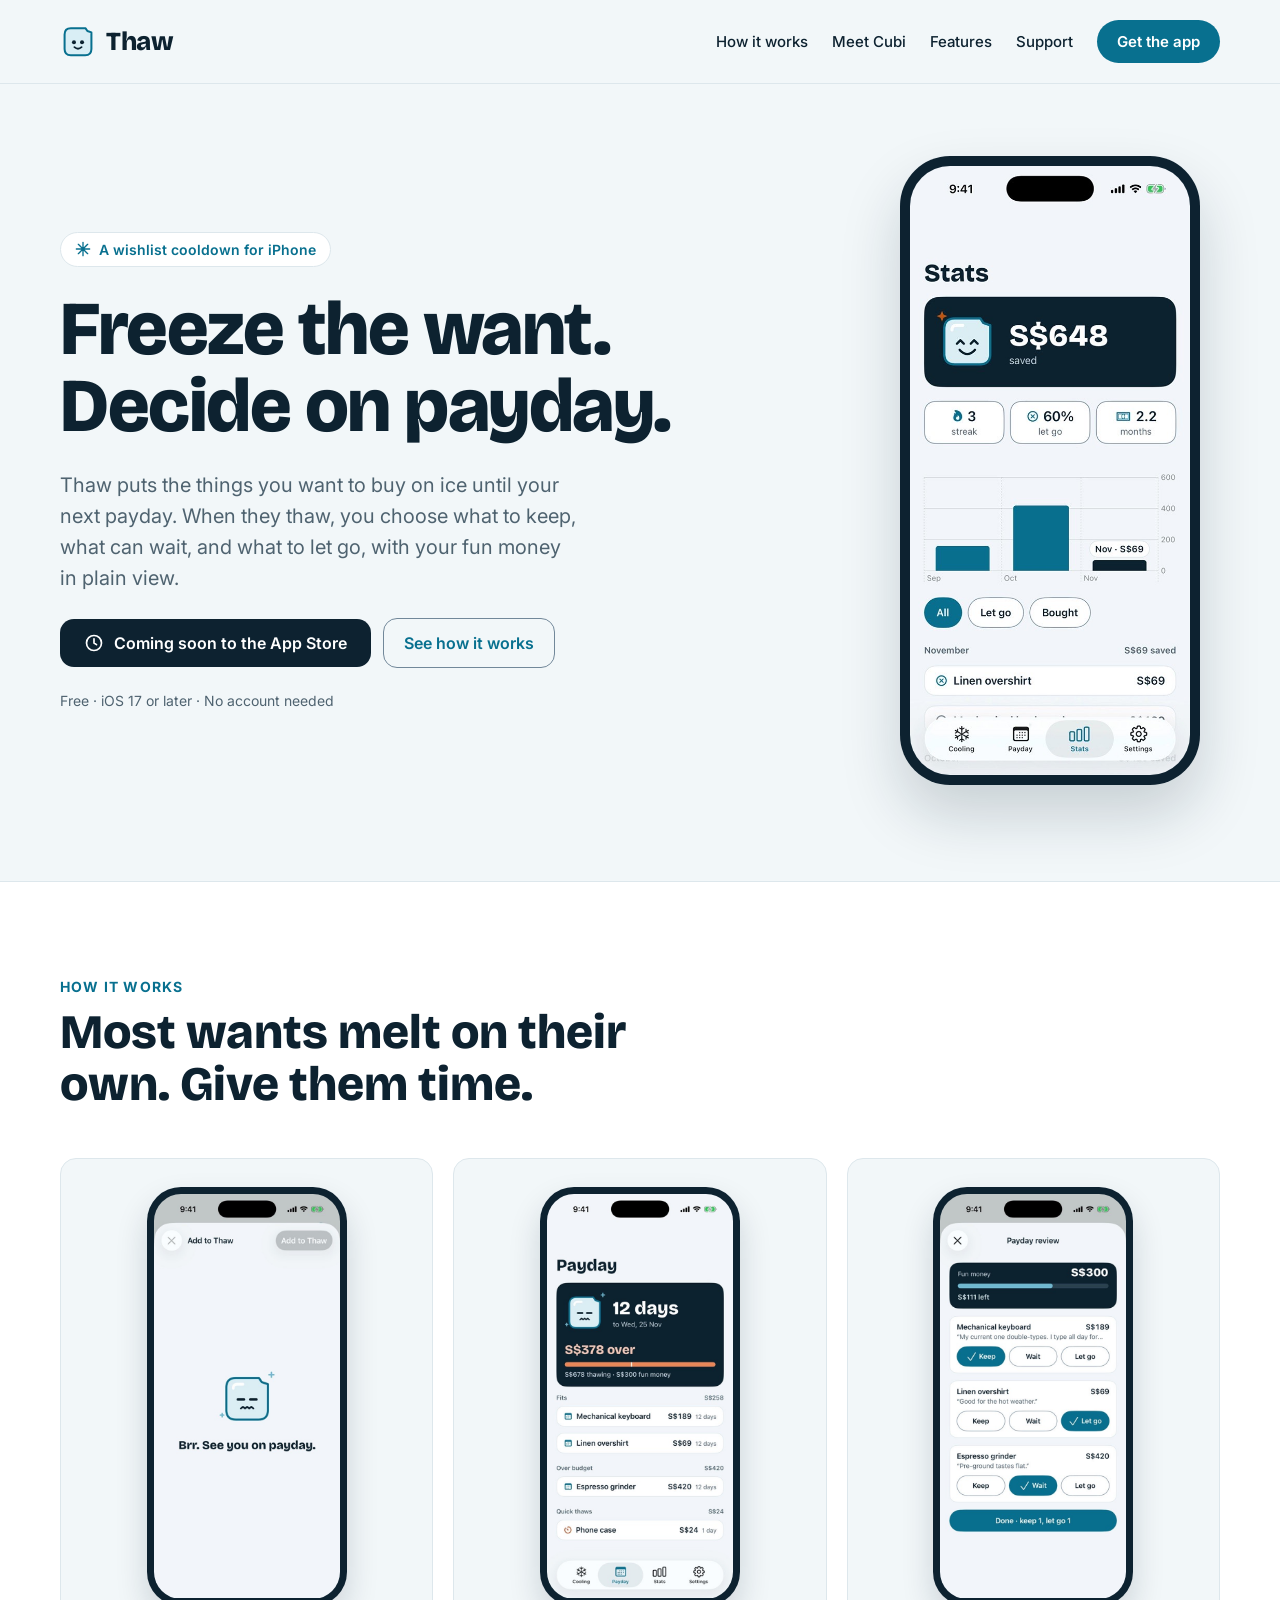
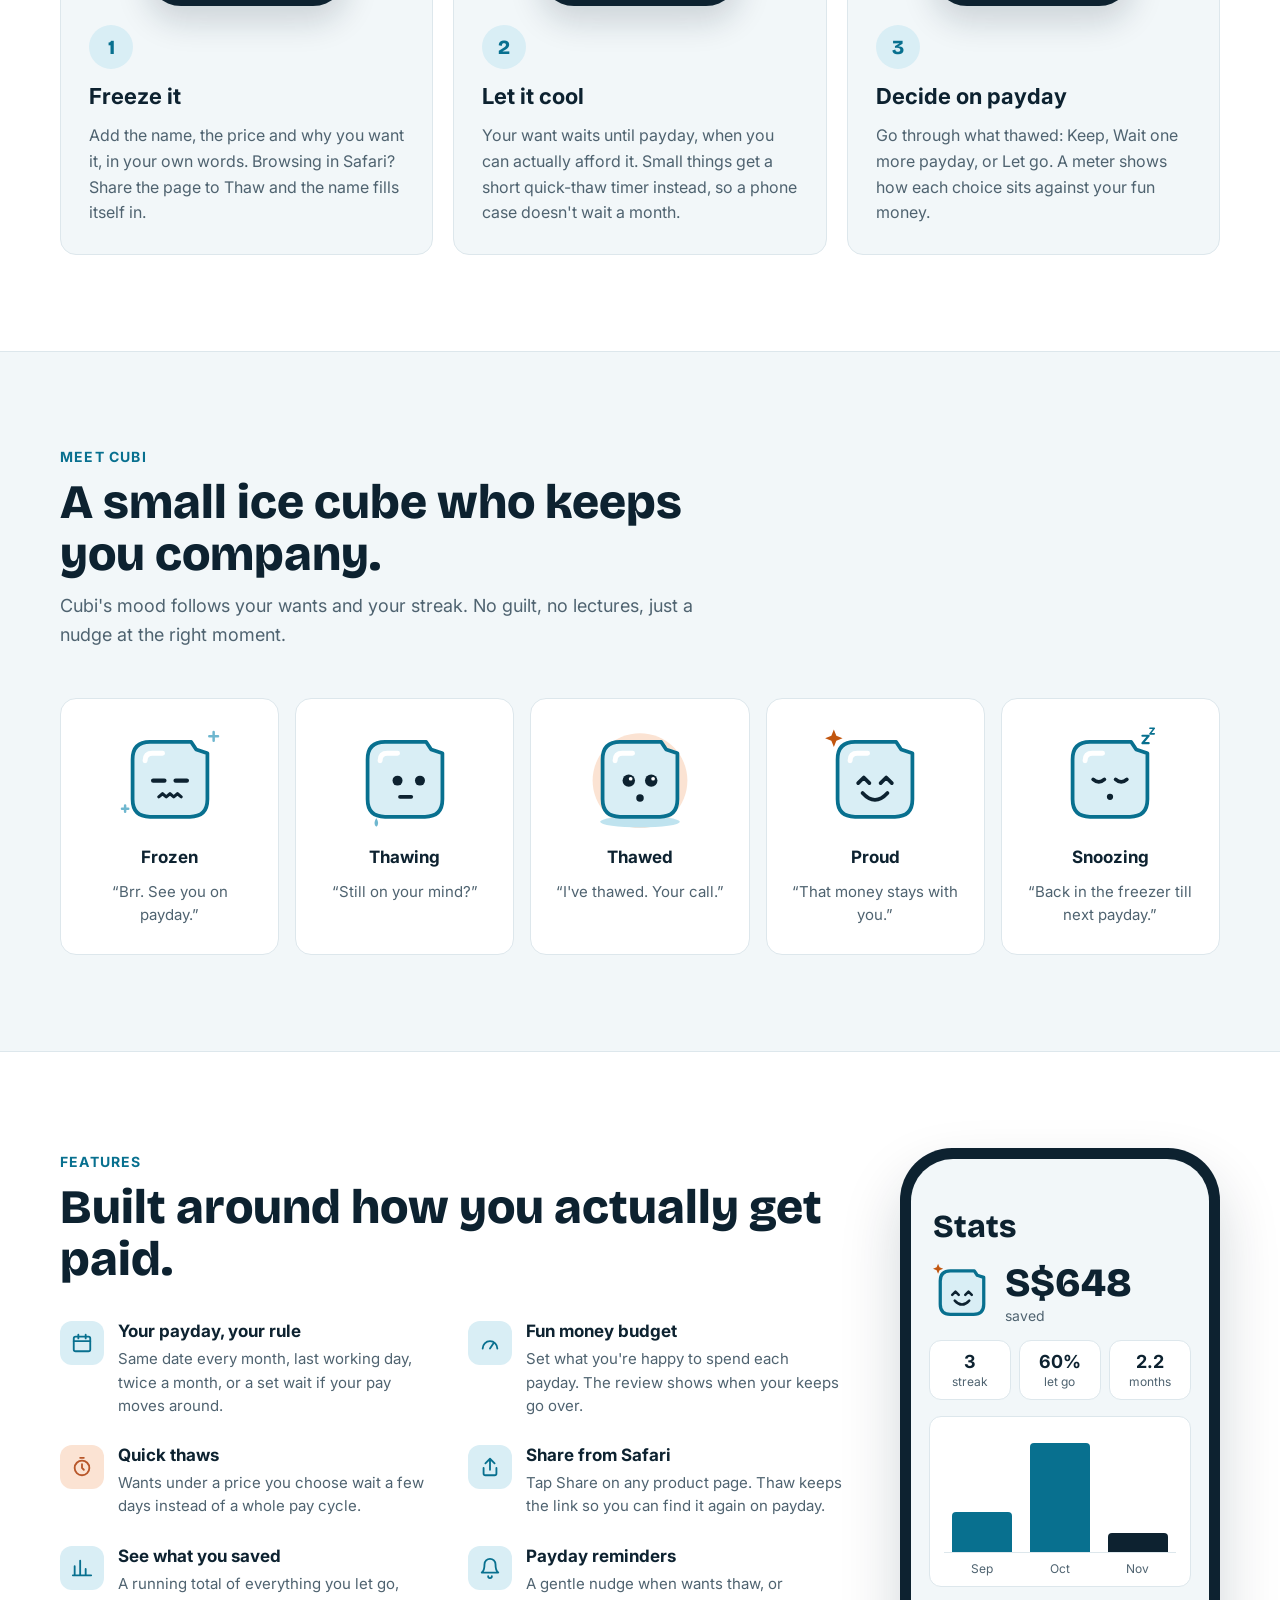
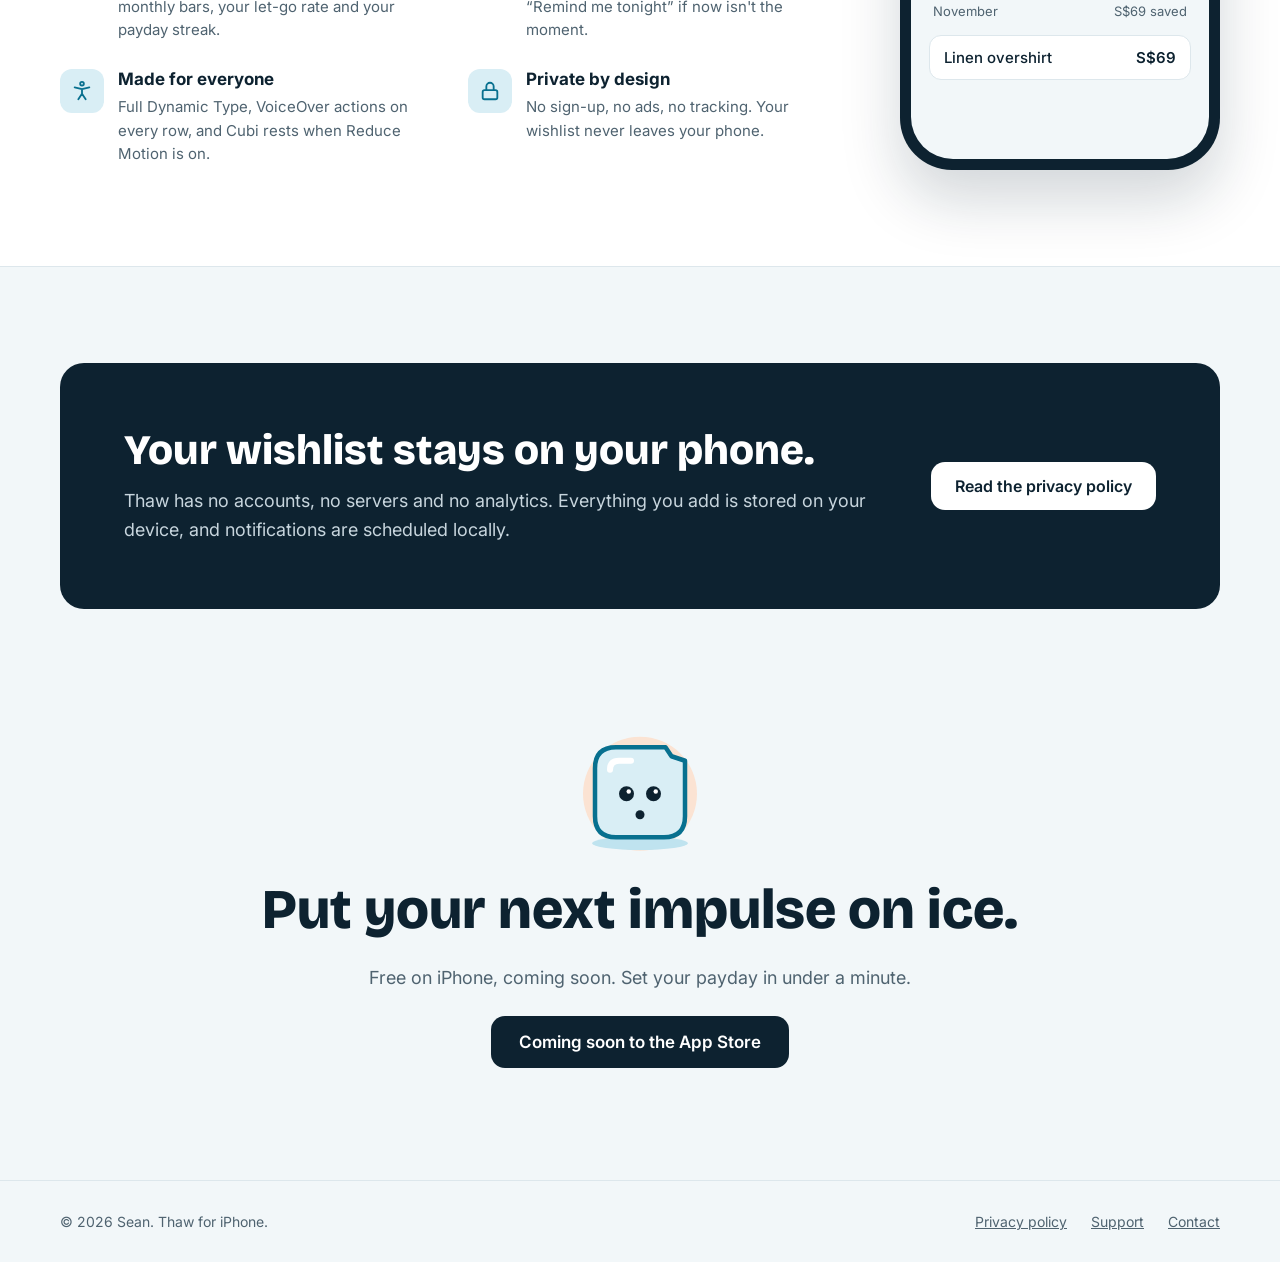
<file: site/index.html>
<!doctype html>
<html lang="en">
<head>
<meta charset="utf-8">
<meta name="viewport" content="width=device-width, initial-scale=1">
<title>Thaw — let wants cool until payday</title>
<meta name="description" content="Thaw puts the things you want to buy on ice until your next payday. When they thaw, you choose what to keep, what can wait, and what to let go. A wishlist cooldown for iPhone.">
<meta property="og:type" content="website">
<meta property="og:title" content="Thaw — let wants cool until payday">
<meta property="og:description" content="Thaw puts the things you want to buy on ice until your next payday. When they thaw, you choose what to keep, what can wait, and what to let go. A wishlist cooldown for iPhone.">
<meta name="color-scheme" content="light">
<link rel="icon" href="favicon.svg" type="image/svg+xml">
<link rel="preconnect" href="https://fonts.googleapis.com">
<link href="https://fonts.googleapis.com/css2?family=Bricolage+Grotesque:opsz,wght@12..96,800&amp;family=Inter:wght@400;500;600;700&amp;display=swap" rel="stylesheet">
<link rel="stylesheet" href="styles.css">
</head>
<body>
<a class="skip-link" href="#main">Skip to main content</a>
<header class="site-header">
<nav aria-label="Main" class="nav">
<a class="brand" href="#top">
<svg width="36" height="38" viewBox="0 0 160 170" aria-hidden="true"><path d="M48 24H114L122 36L140 42V116Q140 144 112 144H48Q20 144 20 116V52Q20 24 48 24Z" fill="#D9EEF5" stroke="#08708F" stroke-width="9" stroke-linejoin="round"></path><circle cx="62" cy="86" r="9" fill="#0D2230"></circle><circle cx="98" cy="86" r="9" fill="#0D2230"></circle><path d="M64 108Q80 122 96 108" stroke="#0D2230" stroke-width="8" fill="none" stroke-linecap="round"></path></svg>
<span class="brand-name">Thaw</span>
</a>
<div class="nav-links">
<a class="nav-link" href="#how">How it works</a>
<a class="nav-link" href="#cubi">Meet Cubi</a>
<a class="nav-link" href="#features">Features</a>
<a class="nav-link" href="support.html">Support</a>
<a class="nav-cta" href="#download">Get the app</a>
</div>
</nav>
</header>

<main id="main">

<!-- Hero -->
<section id="top" class="hero">
<div class="wrap hero-inner">
<div class="hero-copy">
<p class="pill">
<svg width="16" height="16" viewBox="0 0 24 24" fill="none" stroke="currentColor" stroke-width="2" stroke-linecap="round" aria-hidden="true"><path d="M12 2v20M2 12h20M5 5l14 14M19 5L5 19"></path></svg>
A wishlist cooldown for iPhone
</p>
<h1 class="display hero-title">Freeze the want.<br>Decide on payday.</h1>
<p class="hero-text">Thaw puts the things you want to buy on ice until your next payday. When they thaw, you choose what to keep, what can wait, and what to let go, with your fun money in plain view.</p>
<div class="hero-actions">
<!-- At launch: replace with Apple's official "Download on the App Store" badge linking to the App Store URL -->
<a class="btn btn-dark" href="#download">
<svg width="20" height="20" viewBox="0 0 24 24" fill="none" stroke="currentColor" stroke-width="2" stroke-linecap="round" stroke-linejoin="round" aria-hidden="true"><circle cx="12" cy="12" r="9"></circle><path d="M12 7v5l3 2"></path></svg>
Coming soon to the App Store
</a>
<a class="btn btn-outline" href="#how">See how it works</a>
</div>
<p class="muted-sm">Free · iOS 17 or later · No account needed</p>
</div>

<!-- Hero phone: Payday review video -->
<div class="hero-phone">
<div class="phone phone--hero">
<div class="phone-screen">
<video class="demo" muted loop playsinline preload="none" poster="media/saved.jpg" aria-label="Screen recording of the Stats tab in Thaw: Cubi smiles over S$648 saved, with a payday streak, monthly savings chart and filters for wants let go or bought."><source src="media/saved.mp4" type="video/mp4"></video>
</div>
</div>
</div>
</div>
</section>

<!-- How it works -->
<section id="how" class="section section-band">
<div class="wrap wrap-col">
<div class="heading-stack heading-stack--narrow">
<p class="eyebrow">How it works</p>
<h2 class="display h-section">Most wants melt on their own. Give them time.</h2>
</div>
<div class="steps">
<div class="step-card">
<div class="step-media"><div class="phone phone--sm"><div class="phone-screen"><video class="demo" muted loop playsinline preload="none" poster="media/freeze.jpg" aria-label="Screen recording of adding a want in Thaw: typing a name, price and reason, then Cubi freezes it until payday."><source src="media/freeze.mp4" type="video/mp4"></video></div></div></div>
<span class="step-num">1</span>
<h3 class="step-title">Freeze it</h3>
<p class="step-text">Add the name, the price and why you want it, in your own words. Browsing in Safari? Share the page to Thaw and the name fills itself in.</p>
</div>
<div class="step-card">
<div class="step-media"><div class="phone phone--sm"><div class="phone-screen"><video class="demo" muted loop playsinline preload="none" poster="media/cool.jpg" aria-label="Screen recording of the Payday tab in Thaw before payday: frozen Cubi counts down 12 days to Wed, 25 Nov, wants wait in Fits and Over budget, and a phone case sits on a 1-day quick thaw."><source src="media/cool.mp4" type="video/mp4"></video></div></div></div>
<span class="step-num">2</span>
<h3 class="step-title">Let it cool</h3>
<p class="step-text">Your want waits until payday, when you can actually afford it. Small things get a short quick-thaw timer instead, so a phone case doesn't wait a month.</p>
</div>
<div class="step-card">
<div class="step-media"><div class="phone phone--sm"><div class="phone-screen"><video class="demo" muted loop playsinline preload="none" poster="media/payday.jpg" aria-label="Screen recording of the Payday review in Thaw: three thawed wants are marked Keep, Let go or Wait while the fun-money meter updates."><source src="media/payday.mp4" type="video/mp4"></video></div></div></div>
<span class="step-num">3</span>
<h3 class="step-title">Decide on payday</h3>
<p class="step-text">Go through what thawed: Keep, Wait one more payday, or Let go. A meter shows how each choice sits against your fun money.</p>
</div>
</div>
</div>
</section>

<!-- Meet Cubi -->
<section id="cubi" class="section">
<div class="wrap wrap-col">
<div class="heading-stack heading-stack--narrow">
<p class="eyebrow">Meet Cubi</p>
<h2 class="display h-section">A small ice cube who keeps you company.</h2>
<p class="lead">Cubi's mood follows your wants and your streak. No guilt, no lectures, just a nudge at the right moment.</p>
</div>
<div class="cubi-grid">

<div class="cubi-card">
<svg class="cubi" width="100" height="106" viewBox="0 0 160 170" role="img" aria-label="Cubi, frozen"><path d="M48 24H114L122 36L140 42V116Q140 144 112 144H48Q20 144 20 116V52Q20 24 48 24Z" fill="#D9EEF5" stroke="#08708F" stroke-width="6" stroke-linejoin="round"></path><path d="M40 54Q40 42 52 42H68" stroke="#FFFFFF" stroke-width="8" stroke-linecap="round" fill="none"></path><path d="M53 86H71M89 86H107" stroke="#0D2230" stroke-width="7" stroke-linecap="round"></path><path d="M62 112L68 107L74 112L80 107L86 112L92 107L98 112" stroke="#0D2230" stroke-width="5" fill="none" stroke-linecap="round" stroke-linejoin="round"></path><path d="M150 8V22M143 15H157M8 126V136M3 131H13" stroke="#6FB7CF" stroke-width="4" stroke-linecap="round"></path></svg>
<p class="cubi-name">Frozen</p>
<p class="cubi-quote">“Brr. See you on payday.”</p>
</div>
<div class="cubi-card">
<svg class="cubi" width="100" height="106" viewBox="0 0 160 170" role="img" aria-label="Cubi, thawing"><path d="M48 24H114L122 36L140 42V116Q140 144 112 144H48Q20 144 20 116V52Q20 24 48 24Z" fill="#D9EEF5" stroke="#08708F" stroke-width="6" stroke-linejoin="round"></path><path d="M40 54Q40 42 52 42H68" stroke="#FFFFFF" stroke-width="8" stroke-linecap="round" fill="none"></path><circle cx="68" cy="86" r="8" fill="#0D2230"></circle><circle cx="104" cy="86" r="8" fill="#0D2230"></circle><path d="M72 112H90" stroke="#0D2230" stroke-width="6" stroke-linecap="round"></path><path d="M34 146Q28 156 34 160Q40 156 34 146Z" fill="#6FB7CF"></path></svg>
<p class="cubi-name">Thawing</p>
<p class="cubi-quote">“Still on your mind?”</p>
</div>
<div class="cubi-card">
<svg class="cubi" width="100" height="106" viewBox="0 0 160 170" role="img" aria-label="Cubi, thawed"><circle cx="80" cy="86" r="76" fill="#FBE3D3"></circle><ellipse cx="80" cy="152" rx="64" ry="9" fill="#BFE3EF"></ellipse><path d="M48 24H114L122 36L140 42V116Q140 144 112 144H48Q20 144 20 116V52Q20 24 48 24Z" fill="#D9EEF5" stroke="#08708F" stroke-width="6" stroke-linejoin="round"></path><path d="M40 54Q40 42 52 42H68" stroke="#FFFFFF" stroke-width="8" stroke-linecap="round" fill="none"></path><circle cx="62" cy="86" r="10" fill="#0D2230"></circle><circle cx="98" cy="86" r="10" fill="#0D2230"></circle><circle cx="65" cy="83" r="3" fill="#FFFFFF"></circle><circle cx="101" cy="83" r="3" fill="#FFFFFF"></circle><circle cx="80" cy="114" r="6" fill="#0D2230"></circle></svg>
<p class="cubi-name">Thawed</p>
<p class="cubi-quote">“I've thawed. Your call.”</p>
</div>
<div class="cubi-card">
<svg class="cubi" width="100" height="106" viewBox="0 0 160 170" role="img" aria-label="Cubi, proud"><path d="M48 24H114L122 36L140 42V116Q140 144 112 144H48Q20 144 20 116V52Q20 24 48 24Z" fill="#D9EEF5" stroke="#08708F" stroke-width="6" stroke-linejoin="round"></path><path d="M40 54Q40 42 52 42H68" stroke="#FFFFFF" stroke-width="8" stroke-linecap="round" fill="none"></path><path d="M53 90L62 81L71 90M89 90L98 81L107 90" stroke="#0D2230" stroke-width="6" fill="none" stroke-linecap="round" stroke-linejoin="round"></path><path d="M60 106Q80 128 100 106" stroke="#0D2230" stroke-width="6" fill="none" stroke-linecap="round"></path><path d="M14 4L18 14L28 18L18 22L14 32L10 22L0 18L10 14Z" fill="#C2560F"></path></svg>
<p class="cubi-name">Proud</p>
<p class="cubi-quote">“That money stays with you.”</p>
</div>
<div class="cubi-card">
<svg class="cubi" width="100" height="106" viewBox="0 0 160 170" role="img" aria-label="Cubi, snoozing"><path d="M48 24H114L122 36L140 42V116Q140 144 112 144H48Q20 144 20 116V52Q20 24 48 24Z" fill="#D9EEF5" stroke="#08708F" stroke-width="6" stroke-linejoin="round"></path><path d="M40 54Q40 42 52 42H68" stroke="#FFFFFF" stroke-width="8" stroke-linecap="round" fill="none"></path><path d="M53 84Q62 92 71 84M89 84Q98 92 107 84" stroke="#0D2230" stroke-width="6" fill="none" stroke-linecap="round"></path><circle cx="80" cy="112" r="5" fill="#0D2230"></circle><path d="M132 14H142L132 26H142" stroke="#08708F" stroke-width="3.5" fill="none" stroke-linecap="round" stroke-linejoin="round"></path><path d="M144 2H151L144 11H151" stroke="#08708F" stroke-width="2.5" fill="none" stroke-linecap="round" stroke-linejoin="round"></path></svg>
<p class="cubi-name">Snoozing</p>
<p class="cubi-quote">“Back in the freezer till next payday.”</p>
</div>

</div>
</div>
</section>

<!-- Features -->
<section id="features" class="section section-band">
<div class="wrap features-inner">

<div class="features-copy">
<div class="heading-stack">
<p class="eyebrow">Features</p>
<h2 class="display h-section">Built around how you actually get paid.</h2>
</div>
<div class="features-grid">
<div class="feature">
<span class="feature-icon"><svg width="22" height="22" viewBox="0 0 24 24" fill="none" stroke="#08708F" stroke-width="2" stroke-linecap="round" stroke-linejoin="round" aria-hidden="true"><rect x="3" y="5" width="18" height="16" rx="2"></rect><path d="M3 10h18M8 3v4M16 3v4"></path></svg></span>
<div><h3 class="feature-title">Your payday, your rule</h3><p class="feature-text">Same date every month, last working day, twice a month, or a set wait if your pay moves around.</p></div>
</div>
<div class="feature">
<span class="feature-icon"><svg width="22" height="22" viewBox="0 0 24 24" fill="none" stroke="#08708F" stroke-width="2" stroke-linecap="round" stroke-linejoin="round" aria-hidden="true"><path d="M4 18a8 8 0 1 1 16 0"></path><path d="M12 18l4-6"></path></svg></span>
<div><h3 class="feature-title">Fun money budget</h3><p class="feature-text">Set what you're happy to spend each payday. The review shows when your keeps go over.</p></div>
</div>
<div class="feature">
<span class="feature-icon feature-icon--warm"><svg width="22" height="22" viewBox="0 0 24 24" fill="none" stroke="#B8572A" stroke-width="2" stroke-linecap="round" aria-hidden="true"><circle cx="12" cy="13" r="8"></circle><path d="M12 9v4l2 2M10 2h4"></path></svg></span>
<div><h3 class="feature-title">Quick thaws</h3><p class="feature-text">Wants under a price you choose wait a few days instead of a whole pay cycle.</p></div>
</div>
<div class="feature">
<span class="feature-icon"><svg width="22" height="22" viewBox="0 0 24 24" fill="none" stroke="#08708F" stroke-width="2" stroke-linecap="round" stroke-linejoin="round" aria-hidden="true"><path d="M12 3v12M7 8l5-5 5 5"></path><path d="M5 13v6a2 2 0 0 0 2 2h10a2 2 0 0 0 2-2v-6"></path></svg></span>
<div><h3 class="feature-title">Share from Safari</h3><p class="feature-text">Tap Share on any product page. Thaw keeps the link so you can find it again on payday.</p></div>
</div>
<div class="feature">
<span class="feature-icon"><svg width="22" height="22" viewBox="0 0 24 24" fill="none" stroke="#08708F" stroke-width="2" stroke-linecap="round" stroke-linejoin="round" aria-hidden="true"><path d="M4 20V10M10 20V4M16 20v-7M22 20H2"></path></svg></span>
<div><h3 class="feature-title">See what you saved</h3><p class="feature-text">A running total of everything you let go, monthly bars, your let-go rate and your payday streak.</p></div>
</div>
<div class="feature">
<span class="feature-icon"><svg width="22" height="22" viewBox="0 0 24 24" fill="none" stroke="#08708F" stroke-width="2" stroke-linecap="round" stroke-linejoin="round" aria-hidden="true"><path d="M6 8a6 6 0 0 1 12 0c0 7 3 9 3 9H3s3-2 3-9"></path><path d="M10 21a2 2 0 0 0 4 0"></path></svg></span>
<div><h3 class="feature-title">Payday reminders</h3><p class="feature-text">A gentle nudge when wants thaw, or “Remind me tonight” if now isn't the moment.</p></div>
</div>
<div class="feature">
<span class="feature-icon"><svg width="22" height="22" viewBox="0 0 24 24" fill="none" stroke="#08708F" stroke-width="2" stroke-linecap="round" stroke-linejoin="round" aria-hidden="true"><circle cx="12" cy="4" r="2"></circle><path d="M4 8l8 2 8-2M12 10v5M8 21l4-6 4 6"></path></svg></span>
<div><h3 class="feature-title">Made for everyone</h3><p class="feature-text">Full Dynamic Type, VoiceOver actions on every row, and Cubi rests when Reduce Motion is on.</p></div>
</div>
<div class="feature">
<span class="feature-icon"><svg width="22" height="22" viewBox="0 0 24 24" fill="none" stroke="#08708F" stroke-width="2" stroke-linecap="round" stroke-linejoin="round" aria-hidden="true"><rect x="4" y="11" width="16" height="10" rx="2"></rect><path d="M8 11V7a4 4 0 0 1 8 0v4"></path></svg></span>
<div><h3 class="feature-title">Private by design</h3><p class="feature-text">No sign-up, no ads, no tracking. Your wishlist never leaves your phone.</p></div>
</div>
</div>
</div>

<!-- Stats phone (static mockup) -->
<div class="features-phone">
<div class="phone">
<div class="app-screen">
<h2 class="display app-title">Stats</h2>
<div class="saved-head">
<svg class="cubi" width="58" height="62" viewBox="0 0 160 170" role="img" aria-label="Cubi, proud"><path d="M48 24H114L122 36L140 42V116Q140 144 112 144H48Q20 144 20 116V52Q20 24 48 24Z" fill="#D9EEF5" stroke="#08708F" stroke-width="9" stroke-linejoin="round"></path><path d="M53 90L62 81L71 90M89 90L98 81L107 90" stroke="#0D2230" stroke-width="7" fill="none" stroke-linecap="round" stroke-linejoin="round"></path><path d="M60 106Q80 128 100 106" stroke="#0D2230" stroke-width="7" fill="none" stroke-linecap="round"></path><path d="M14 4L18 14L28 18L18 22L14 32L10 22L0 18L10 14Z" fill="#C2560F"></path></svg>
<div><p class="big-number">S$648</p><p class="muted-sm" style="margin-top: 4px">saved</p></div>
</div>
<div class="stat-grid">
<div class="stat-tile"><p class="stat-value">3</p><p class="stat-label">streak</p></div>
<div class="stat-tile"><p class="stat-value">60%</p><p class="stat-label">let go</p></div>
<div class="stat-tile"><p class="stat-value">2.2</p><p class="stat-label">months</p></div>
</div>
<div class="chart-card">
<div class="chart-bars">
<div class="bar" style="height: 34%"></div>
<div class="bar" style="height: 92%"></div>
<div class="bar bar--dark" style="height: 16%"></div>
</div>
<div class="chart-labels"><span>Sep</span><span>Oct</span><span>Nov</span></div>
</div>
<div class="sub-row"><span>November</span><span>S$69 saved</span></div>
<div class="row-card"><span class="row-name">Linen overshirt</span><span class="row-price">S$69</span></div>
</div>
</div>
</div>

</div>
</section>

<!-- Privacy band -->
<section class="section">
<div class="band-dark">
<div class="band-copy">
<h2 class="display band-title">Your wishlist stays on your phone.</h2>
<p class="band-text">Thaw has no accounts, no servers and no analytics. Everything you add is stored on your device, and notifications are scheduled locally.</p>
</div>
<a class="btn btn-light" href="privacy.html">Read the privacy policy</a>
</div>
</section>

<!-- Download CTA -->
<section id="download" class="download">
<div class="download-inner">
<svg class="cubi" width="120" height="128" viewBox="0 0 160 170" role="img" aria-label="Cubi, thawed"><circle cx="80" cy="86" r="76" fill="#FBE3D3"></circle><ellipse cx="80" cy="152" rx="64" ry="9" fill="#BFE3EF"></ellipse><path d="M48 24H114L122 36L140 42V116Q140 144 112 144H48Q20 144 20 116V52Q20 24 48 24Z" fill="#D9EEF5" stroke="#08708F" stroke-width="6" stroke-linejoin="round"></path><path d="M40 54Q40 42 52 42H68" stroke="#FFFFFF" stroke-width="8" stroke-linecap="round" fill="none"></path><circle cx="62" cy="86" r="10" fill="#0D2230"></circle><circle cx="98" cy="86" r="10" fill="#0D2230"></circle><circle cx="65" cy="83" r="3" fill="#FFFFFF"></circle><circle cx="101" cy="83" r="3" fill="#FFFFFF"></circle><circle cx="80" cy="114" r="6" fill="#0D2230"></circle></svg>
<h2 class="display download-title">Put your next impulse on ice.</h2>
<p class="lead">Free on iPhone, coming soon. Set your payday in under a minute.</p>
<!-- At launch: replace with Apple's official "Download on the App Store" badge linking to the App Store URL -->
<p class="btn btn-dark btn-dark--lg btn-static">Coming soon to the App Store</p>
</div>
</section>

</main>

<footer class="site-footer">
<div class="footer-inner">
<p>© 2026 Sean. Thaw for iPhone.</p>
<div class="footer-links">
<a class="foot-link" href="privacy.html">Privacy policy</a>
<a class="foot-link" href="support.html">Support</a>
<a class="foot-link" href="mailto:tseensean@gmail.com">Contact</a>
</div>
</div>
</footer>
<script src="main.js" defer></script>
</body>
</html>
</file>
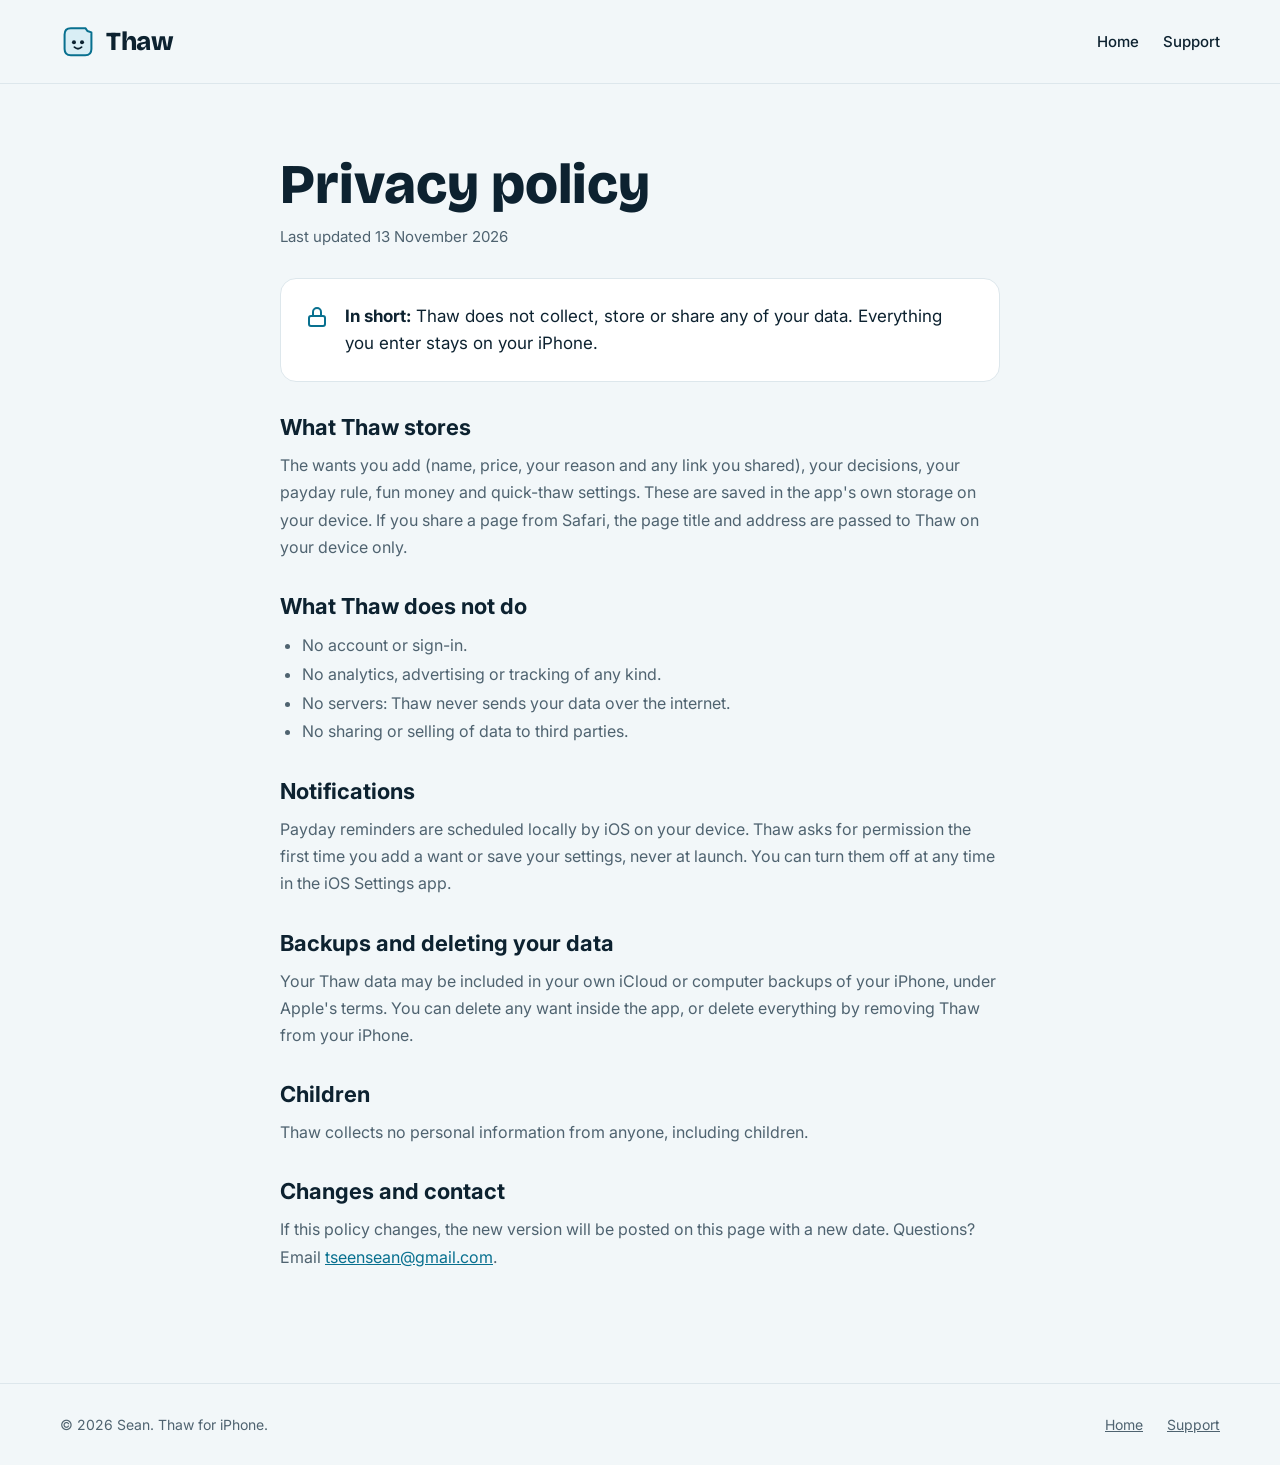
<file: site/privacy.html>
<!doctype html>
<html lang="en">
<head>
<meta charset="utf-8">
<meta name="viewport" content="width=device-width, initial-scale=1">
<title>Thaw privacy policy</title>
<meta name="description" content="Thaw does not collect, store or share any of your data. Everything you enter stays on your iPhone. Read the full privacy policy.">
<meta property="og:type" content="website">
<meta property="og:title" content="Thaw privacy policy">
<meta property="og:description" content="Thaw does not collect, store or share any of your data. Everything you enter stays on your iPhone. Read the full privacy policy.">
<meta name="color-scheme" content="light">
<link rel="icon" href="favicon.svg" type="image/svg+xml">
<link rel="preconnect" href="https://fonts.googleapis.com">
<link href="https://fonts.googleapis.com/css2?family=Bricolage+Grotesque:opsz,wght@12..96,800&amp;family=Inter:wght@400;500;600;700&amp;display=swap" rel="stylesheet">
<link rel="stylesheet" href="styles.css">
</head>
<body>
<a class="skip-link" href="#main">Skip to main content</a>
<header class="site-header">
<nav aria-label="Main" class="nav">
<a class="brand" href="index.html">
<svg width="36" height="38" viewBox="0 0 160 170" aria-hidden="true"><path d="M48 24H114L122 36L140 42V116Q140 144 112 144H48Q20 144 20 116V52Q20 24 48 24Z" fill="#D9EEF5" stroke="#08708F" stroke-width="9" stroke-linejoin="round"></path><circle cx="62" cy="86" r="9" fill="#0D2230"></circle><circle cx="98" cy="86" r="9" fill="#0D2230"></circle><path d="M64 108Q80 122 96 108" stroke="#0D2230" stroke-width="8" fill="none" stroke-linecap="round"></path></svg>
<span class="brand-name">Thaw</span>
</a>
<div class="nav-links">
<a class="nav-link" href="index.html">Home</a>
<a class="nav-link" href="support.html">Support</a>
</div>
</nav>
</header>

<main id="main" class="page-main">
<article class="prose">
<div class="page-head">
<h1 class="display h-page">Privacy policy</h1>
<p class="updated">Last updated 13 November 2026</p>
</div>

<div class="callout">
<svg width="24" height="24" viewBox="0 0 24 24" fill="none" stroke="#08708F" stroke-width="2" stroke-linecap="round" stroke-linejoin="round" aria-hidden="true"><rect x="4" y="11" width="16" height="10" rx="2"></rect><path d="M8 11V7a4 4 0 0 1 8 0v4"></path></svg>
<p><strong>In short:</strong> Thaw does not collect, store or share any of your data. Everything you enter stays on your iPhone.</p>
</div>

<section class="doc-section">
<h2 class="doc-h2">What Thaw stores</h2>
<p class="doc-text">The wants you add (name, price, your reason and any link you shared), your decisions, your payday rule, fun money and quick-thaw settings. These are saved in the app's own storage on your device. If you share a page from Safari, the page title and address are passed to Thaw on your device only.</p>
</section>

<section class="doc-section">
<h2 class="doc-h2">What Thaw does not do</h2>
<ul class="doc-list">
<li>No account or sign-in.</li>
<li>No analytics, advertising or tracking of any kind.</li>
<li>No servers: Thaw never sends your data over the internet.</li>
<li>No sharing or selling of data to third parties.</li>
</ul>
</section>

<section class="doc-section">
<h2 class="doc-h2">Notifications</h2>
<p class="doc-text">Payday reminders are scheduled locally by iOS on your device. Thaw asks for permission the first time you add a want or save your settings, never at launch. You can turn them off at any time in the iOS Settings app.</p>
</section>

<section class="doc-section">
<h2 class="doc-h2">Backups and deleting your data</h2>
<p class="doc-text">Your Thaw data may be included in your own iCloud or computer backups of your iPhone, under Apple's terms. You can delete any want inside the app, or delete everything by removing Thaw from your iPhone.</p>
</section>

<section class="doc-section">
<h2 class="doc-h2">Children</h2>
<p class="doc-text">Thaw collects no personal information from anyone, including children.</p>
</section>

<section class="doc-section">
<h2 class="doc-h2">Changes and contact</h2>
<p class="doc-text">If this policy changes, the new version will be posted on this page with a new date. Questions? Email <a href="mailto:tseensean@gmail.com">tseensean@gmail.com</a>.</p>
</section>
</article>
</main>

<footer class="site-footer">
<div class="footer-inner">
<p>© 2026 Sean. Thaw for iPhone.</p>
<div class="footer-links">
<a class="foot-link" href="index.html">Home</a>
<a class="foot-link" href="support.html">Support</a>
</div>
</div>
</footer>
<script src="main.js" defer></script>
</body>
</html>
</file>
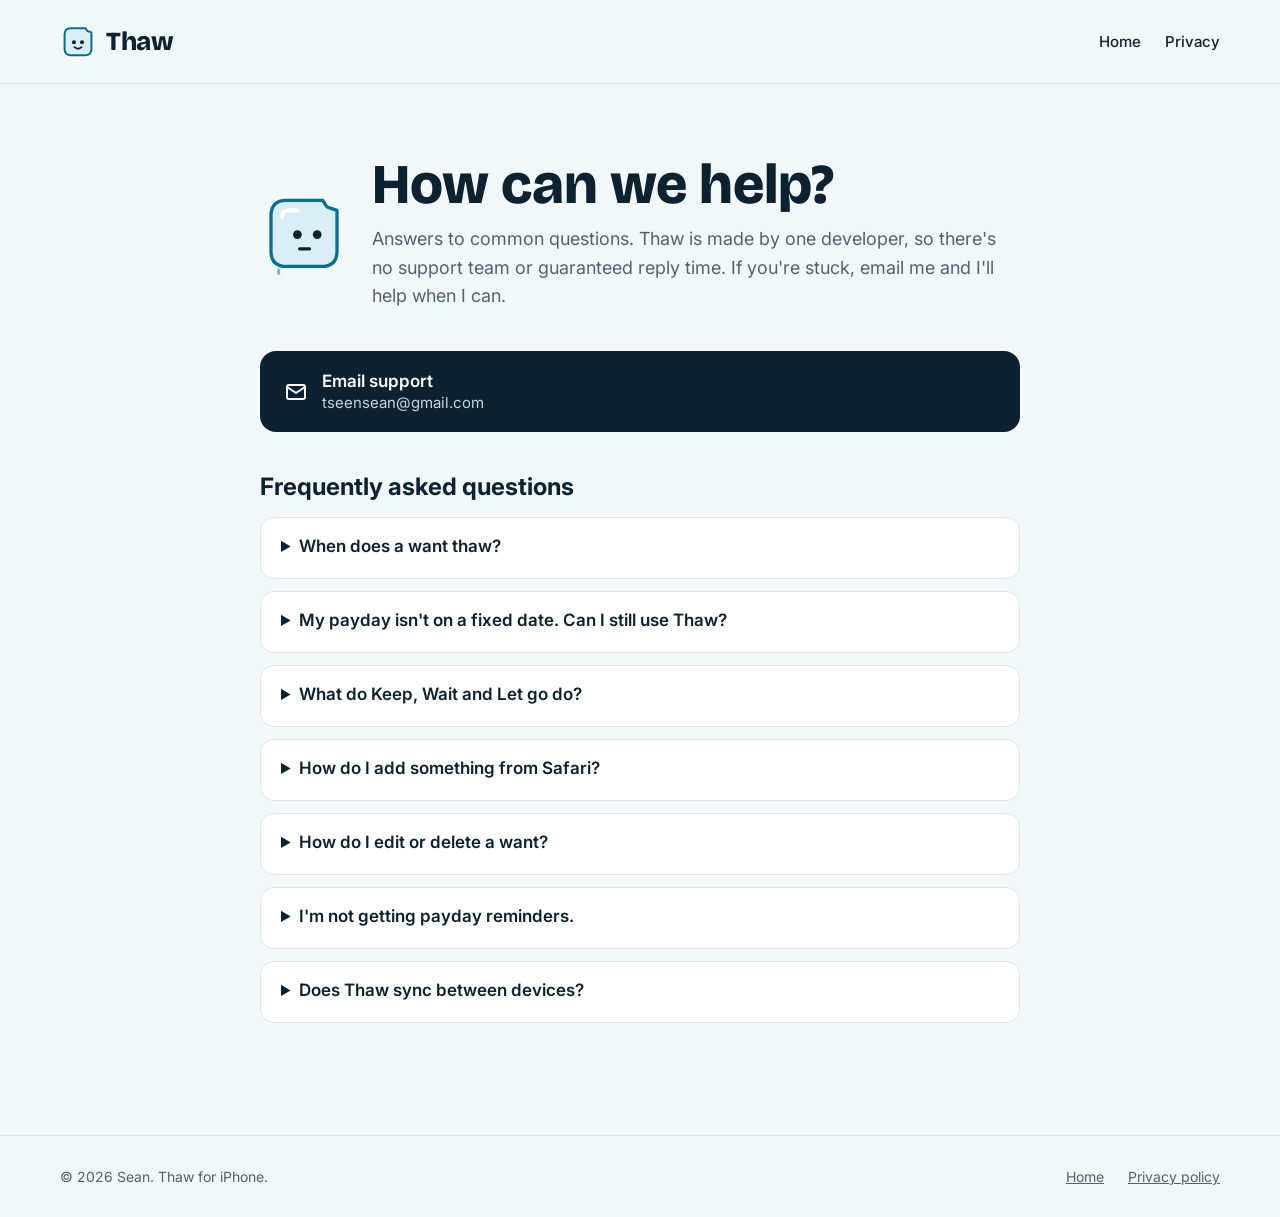
<file: site/support.html>
<!doctype html>
<html lang="en">
<head>
<meta charset="utf-8">
<meta name="viewport" content="width=device-width, initial-scale=1">
<title>Thaw support</title>
<meta name="description" content="Answers to common questions about Thaw, the wishlist cooldown app for iPhone, and how to contact support.">
<meta property="og:type" content="website">
<meta property="og:title" content="Thaw support">
<meta property="og:description" content="Answers to common questions about Thaw, the wishlist cooldown app for iPhone, and how to contact support.">
<meta name="color-scheme" content="light">
<link rel="icon" href="favicon.svg" type="image/svg+xml">
<link rel="preconnect" href="https://fonts.googleapis.com">
<link href="https://fonts.googleapis.com/css2?family=Bricolage+Grotesque:opsz,wght@12..96,800&amp;family=Inter:wght@400;500;600;700&amp;display=swap" rel="stylesheet">
<link rel="stylesheet" href="styles.css">
</head>
<body>
<a class="skip-link" href="#main">Skip to main content</a>
<header class="site-header">
<nav aria-label="Main" class="nav">
<a class="brand" href="index.html">
<svg width="36" height="38" viewBox="0 0 160 170" aria-hidden="true"><path d="M48 24H114L122 36L140 42V116Q140 144 112 144H48Q20 144 20 116V52Q20 24 48 24Z" fill="#D9EEF5" stroke="#08708F" stroke-width="9" stroke-linejoin="round"></path><circle cx="62" cy="86" r="9" fill="#0D2230"></circle><circle cx="98" cy="86" r="9" fill="#0D2230"></circle><path d="M64 108Q80 122 96 108" stroke="#0D2230" stroke-width="8" fill="none" stroke-linecap="round"></path></svg>
<span class="brand-name">Thaw</span>
</a>
<div class="nav-links">
<a class="nav-link" href="index.html">Home</a>
<a class="nav-link" href="privacy.html">Privacy</a>
</div>
</nav>
</header>

<main id="main" class="page-main">
<div class="prose prose--wide">
<div class="support-head">
<svg class="cubi" width="88" height="94" viewBox="0 0 160 170" role="img" aria-label="Cubi, thawing"><path d="M48 24H114L122 36L140 42V116Q140 144 112 144H48Q20 144 20 116V52Q20 24 48 24Z" fill="#D9EEF5" stroke="#08708F" stroke-width="6" stroke-linejoin="round"></path><path d="M40 54Q40 42 52 42H68" stroke="#FFFFFF" stroke-width="8" stroke-linecap="round" fill="none"></path><circle cx="68" cy="86" r="8" fill="#0D2230"></circle><circle cx="104" cy="86" r="8" fill="#0D2230"></circle><path d="M72 112H90" stroke="#0D2230" stroke-width="6" stroke-linecap="round"></path><path d="M34 146Q28 156 34 160Q40 156 34 146Z" fill="#6FB7CF"></path></svg>
<div class="support-head-copy">
<h1 class="display h-page">How can we help?</h1>
<p class="lead">Answers to common questions. Thaw is made by one developer, so there's no support team or guaranteed reply time. If you're stuck, email me and I'll help when I can.</p>
</div>
</div>

<a class="email-card" href="mailto:tseensean@gmail.com">
<svg width="24" height="24" viewBox="0 0 24 24" fill="none" stroke="currentColor" stroke-width="2" stroke-linecap="round" stroke-linejoin="round" aria-hidden="true"><rect x="3" y="5" width="18" height="14" rx="2"></rect><path d="M3 7l9 6 9-6"></path></svg>
<span class="email-card-text"><span class="email-card-title">Email support</span><span class="email-card-addr">tseensean@gmail.com</span></span>
</a>

<section class="faq">
<h2 class="faq-title">Frequently asked questions</h2>

<details>
<summary>When does a want thaw?</summary>
<p>On your next payday, at 9:00 am. Wants under your quick-thaw price use a short timer instead (2 days by default). You can change both in Settings.</p>
</details>

<details>
<summary>My payday isn't on a fixed date. Can I still use Thaw?</summary>
<p>Yes. In Settings › Payday, pick Same date every month, Last working day, Twice a month (the 15th and the last day), or No fixed payday, which uses a set wait instead.</p>
</details>

<details>
<summary>What do Keep, Wait and Let go do?</summary>
<p>Keep means you've decided to buy it. Wait freezes it until the following payday. Let go removes it from your list and adds its price to your saved total in Stats.</p>
</details>

<details>
<summary>How do I add something from Safari?</summary>
<p>On the product page, tap Share, then Thaw. The name is filled in from the page; add the price and your reason. If Thaw isn't in the list, tap More and turn it on.</p>
</details>

<details>
<summary>How do I edit or delete a want?</summary>
<p>On Cooling, touch and hold a row for Edit or Delete, or open the want and tap Edit. In Stats, swipe a row. Decided wants can be moved back to cooling from the edit screen.</p>
</details>

<details>
<summary>I'm not getting payday reminders.</summary>
<p>Open the iOS Settings app › Notifications › Thaw and make sure Allow Notifications is on. Focus modes can also hold notifications back.</p>
</details>

<details>
<summary>Does Thaw sync between devices?</summary>
<p>Not yet. Your data is kept only on your iPhone. It moves to a new phone when you restore from a backup.</p>
</details>
</section>
</div>
</main>

<footer class="site-footer">
<div class="footer-inner">
<p>© 2026 Sean. Thaw for iPhone.</p>
<div class="footer-links">
<a class="foot-link" href="index.html">Home</a>
<a class="foot-link" href="privacy.html">Privacy policy</a>
</div>
</div>
</footer>
<script src="main.js" defer></script>
</body>
</html>
</file>
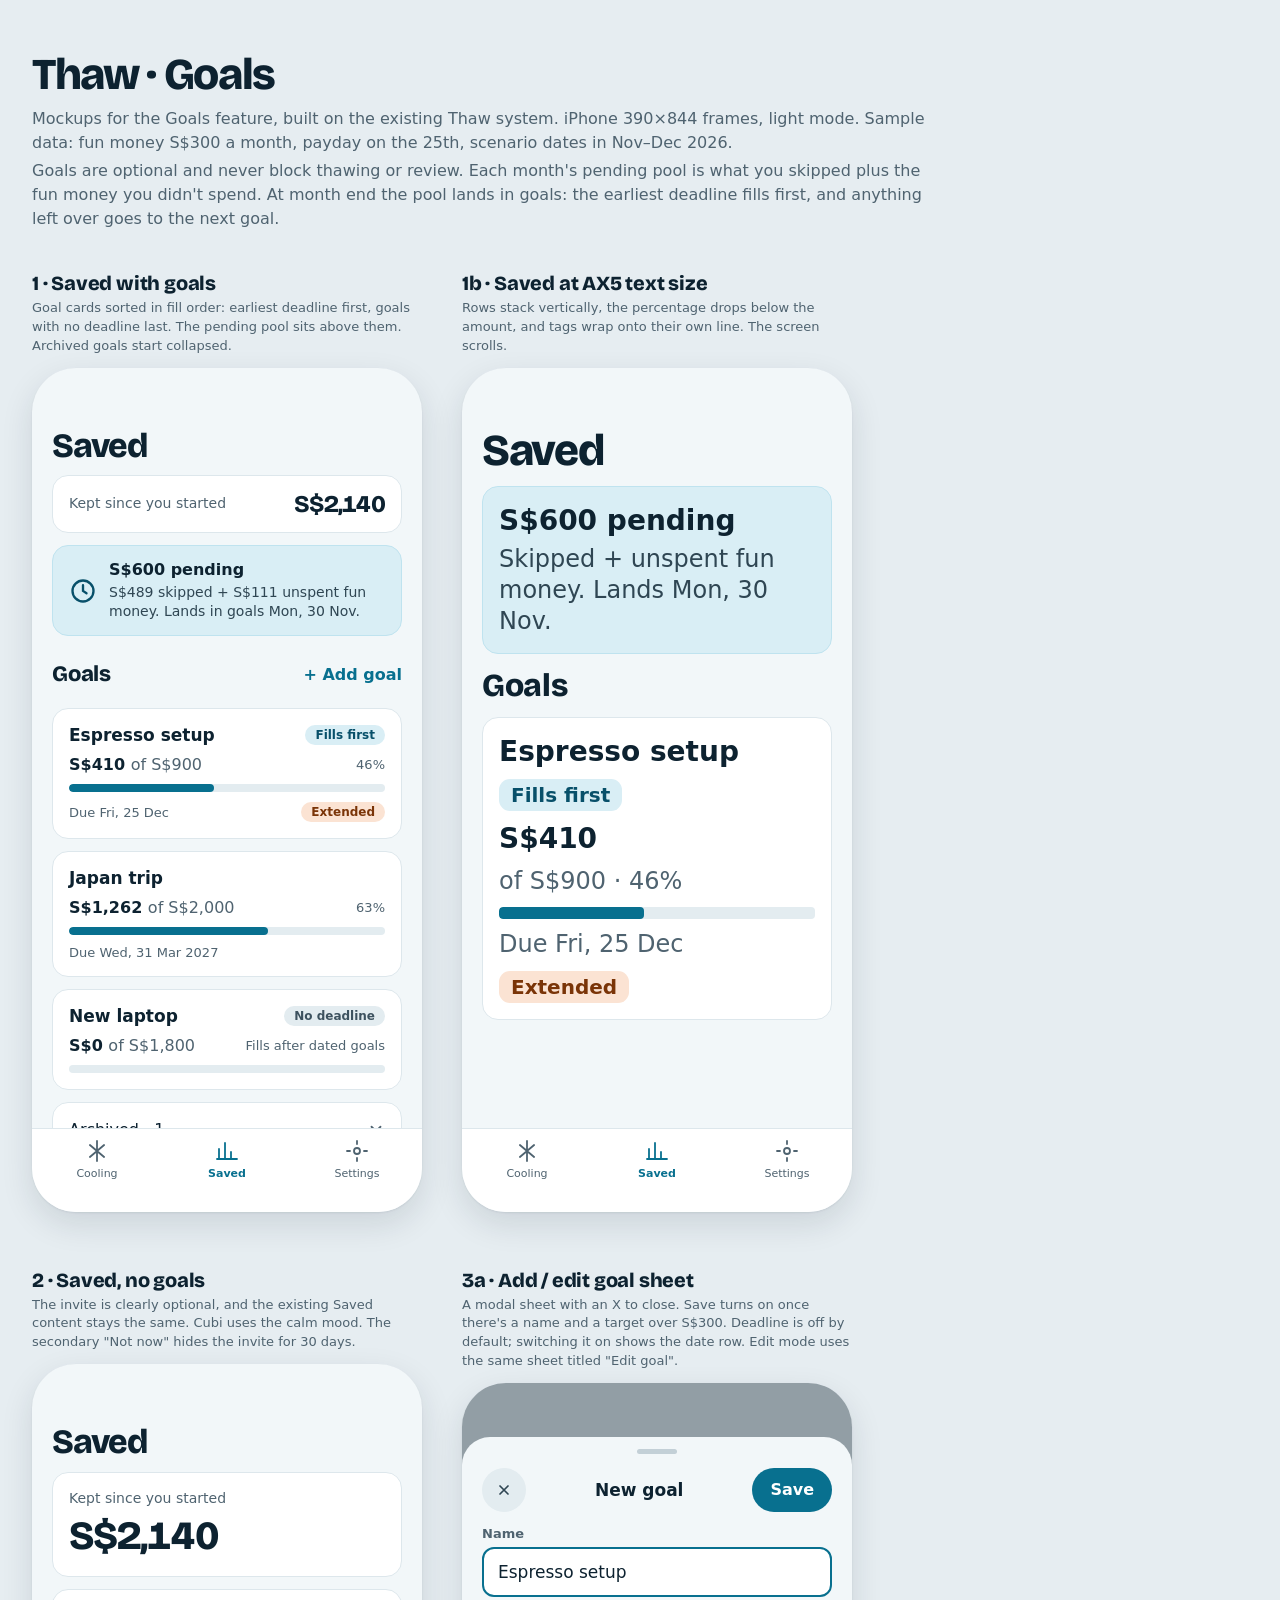
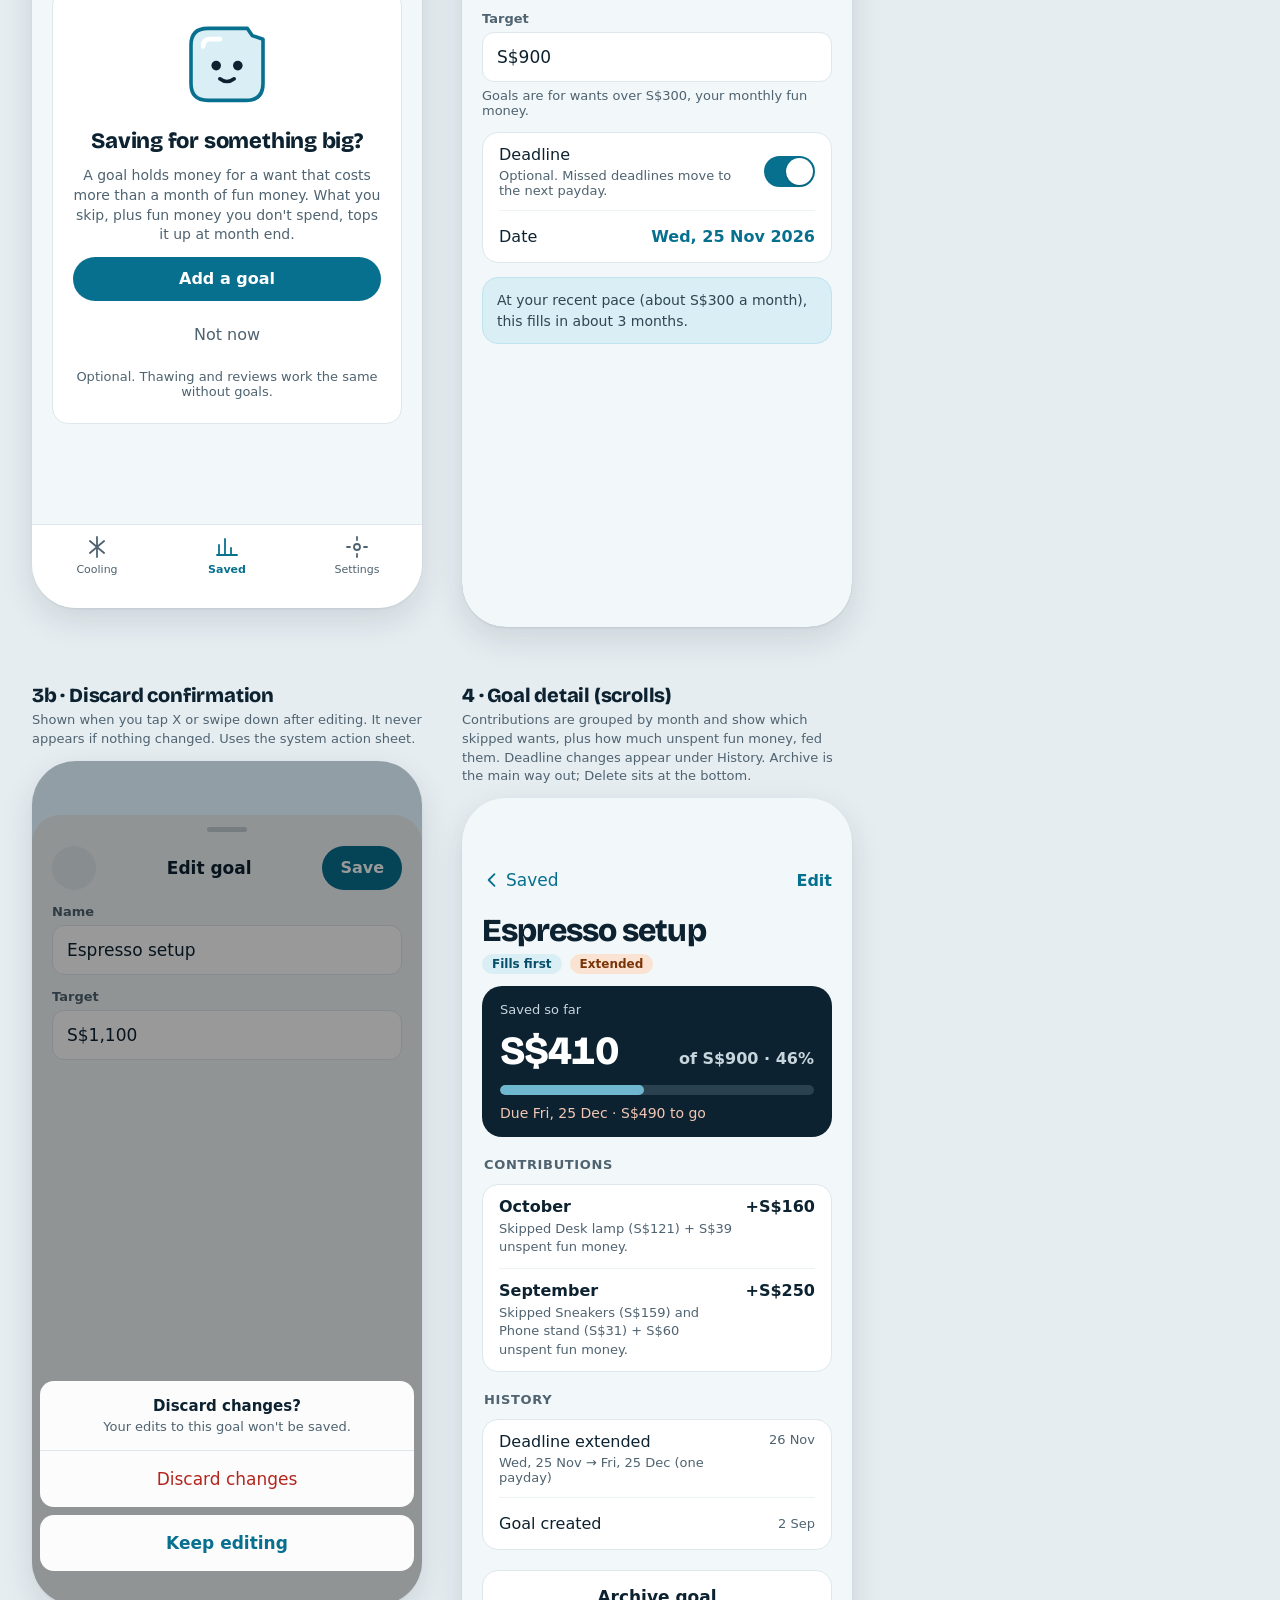
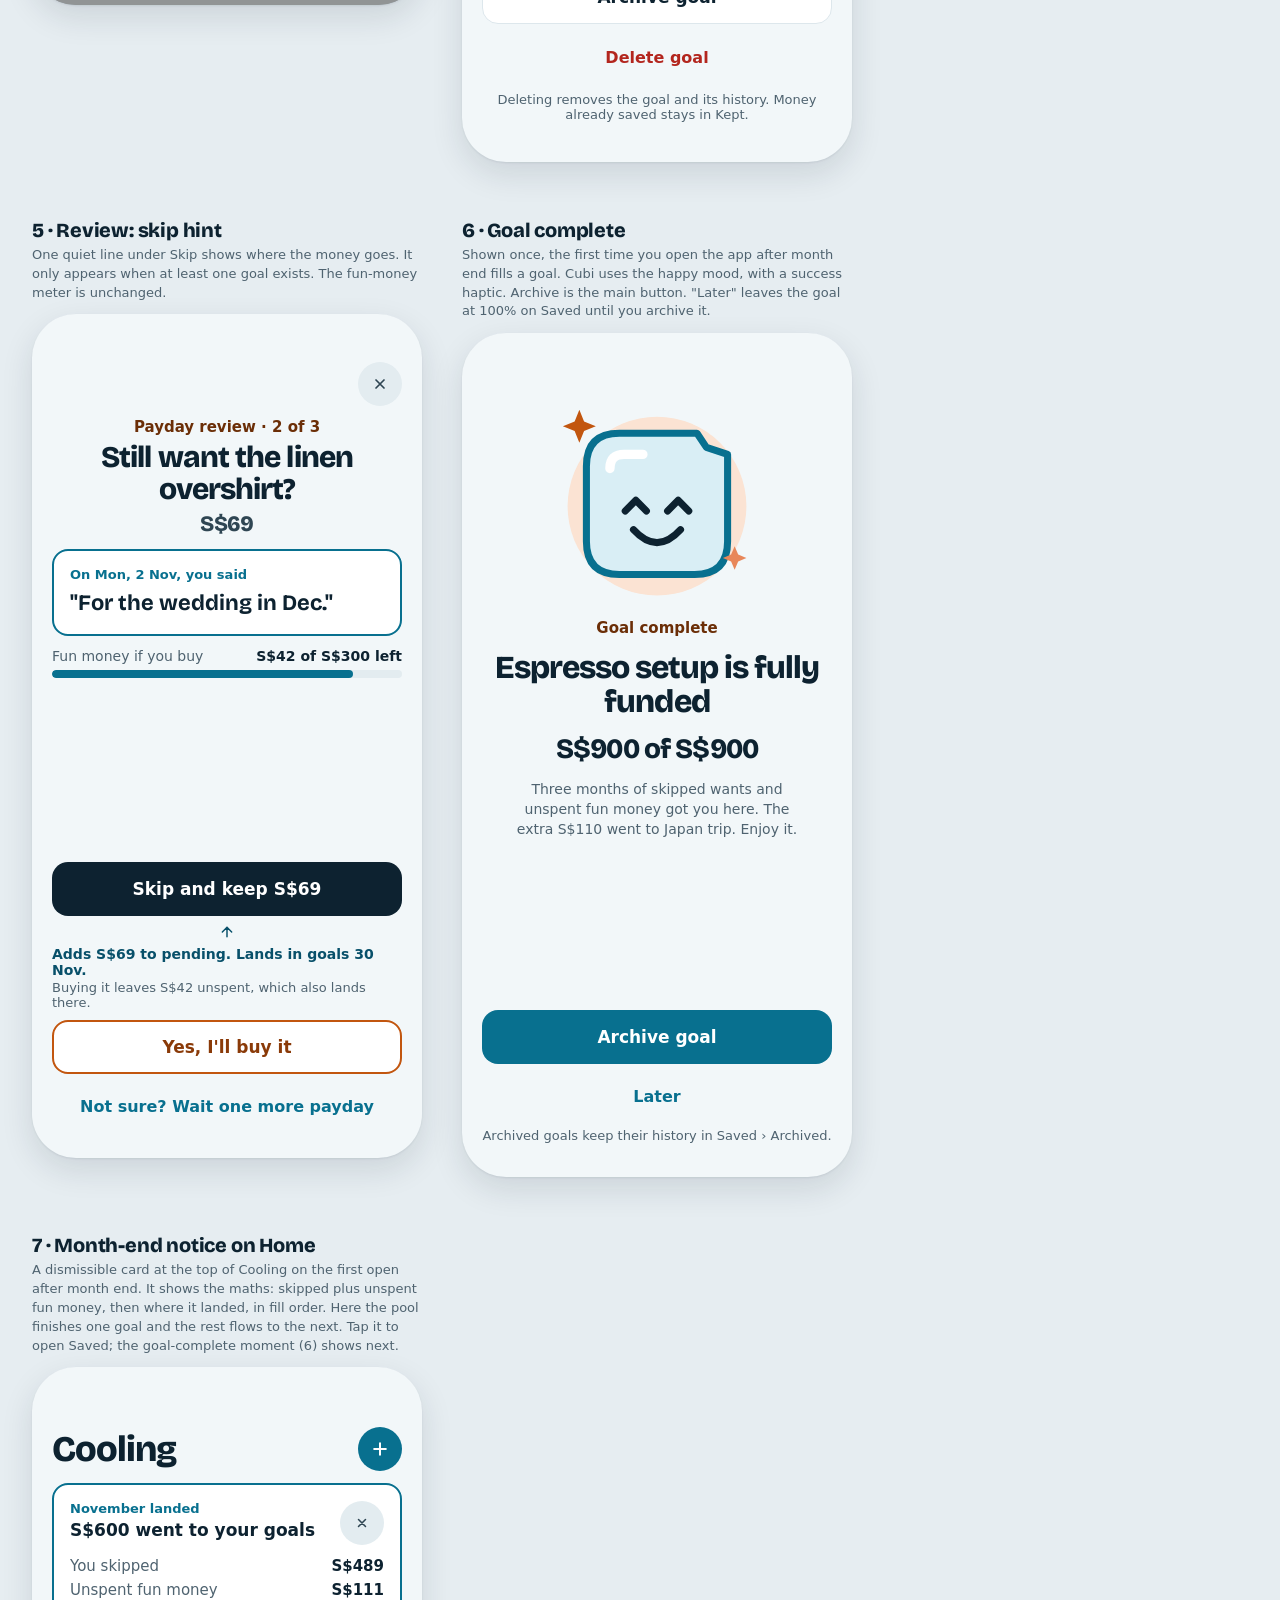
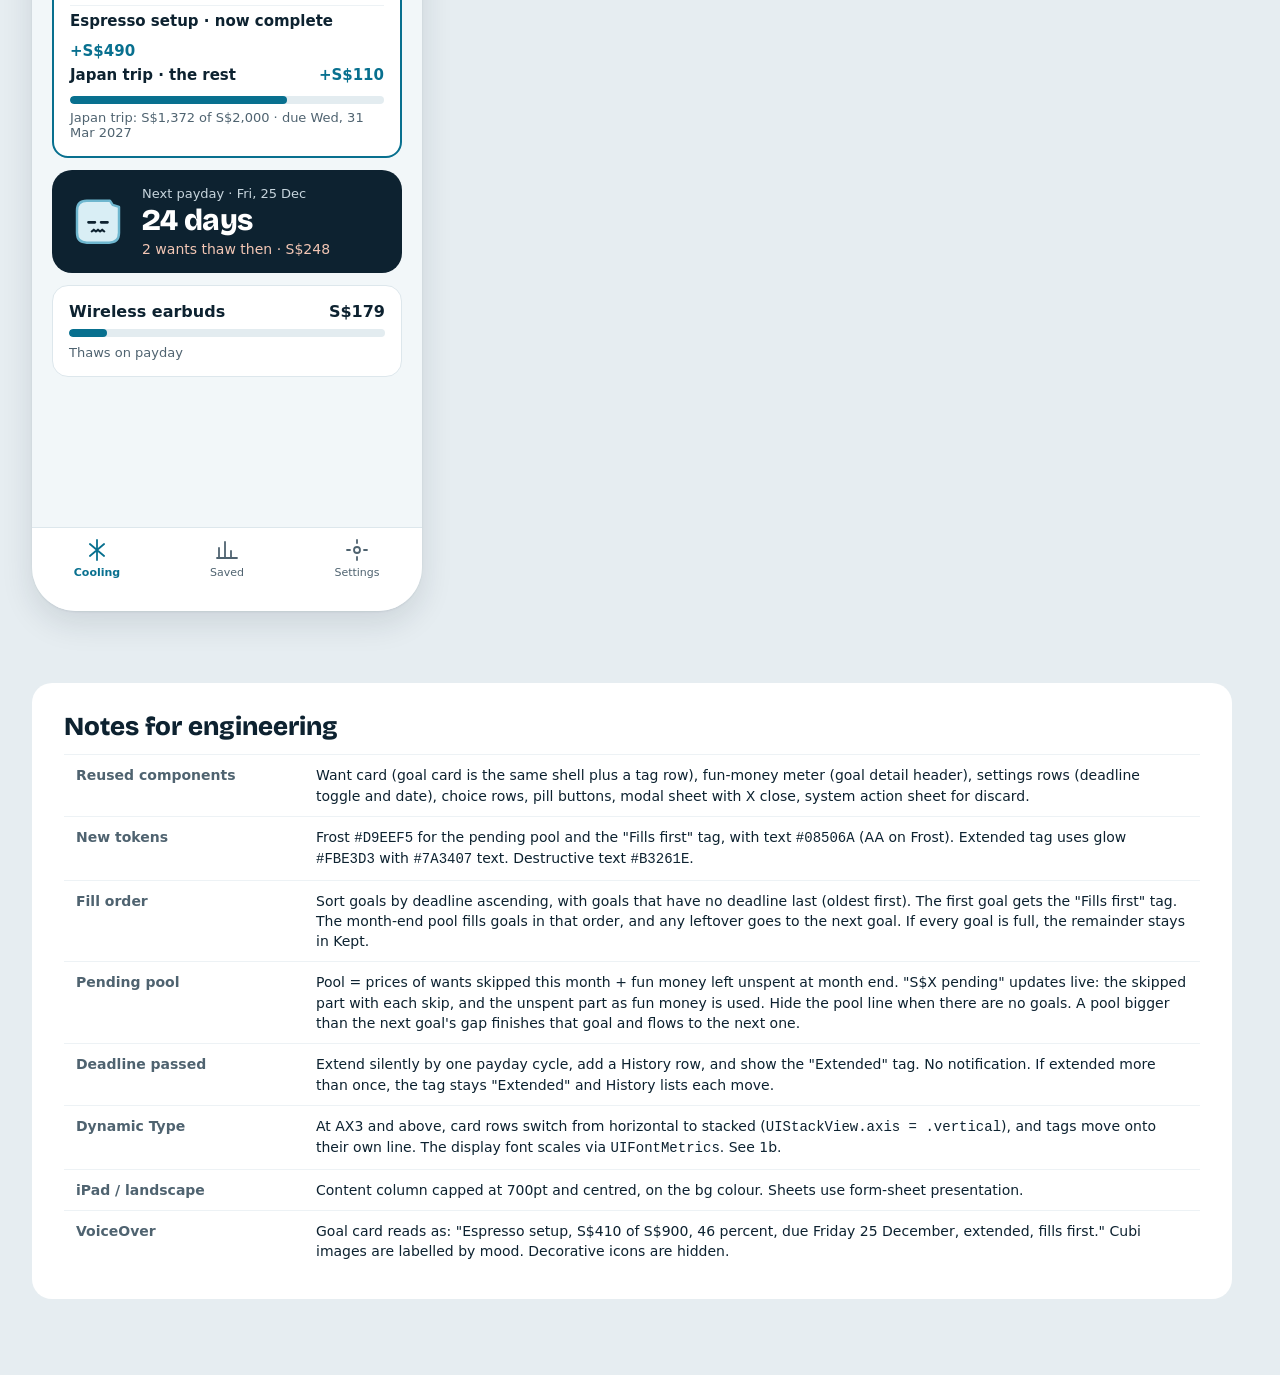
<file: docs/design/goals/thaw-goals-mockups.html>
<!doctype html>
<html lang="en">
<head>
<meta charset="utf-8">
<meta name="viewport" content="width=device-width, initial-scale=1">
<title>Thaw Goals mockups</title>
<link rel="preconnect" href="https://fonts.googleapis.com">
<link href="https://fonts.googleapis.com/css2?family=Bricolage+Grotesque:opsz,wght@12..96,700;12..96,800&display=swap" rel="stylesheet">
<style>
  :root {
    --bg: #F2F7F9; --surface: #FFFFFF; --border: #DDE7EC; --track: #E3ECF0;
    --ink: #0D2230; --ink2: #4F6370; --accent: #08708F; --warm: #E8875A;
    --ember: #C2560F; --glow: #FBE3D3; --pay: #0D2230; --payLabel: #C7D5DD;
    --paySub: #F2C6B4; --meter: #2A4150; --divider: #EDF2F5; --frost: #D9EEF5;
    --display: 'Bricolage Grotesque', -apple-system, system-ui, sans-serif;
    --body: -apple-system, system-ui, 'Helvetica Neue', sans-serif;
  }
  * { box-sizing: border-box; }
  body { margin: 0; background: #E6EDF1; font-family: var(--body); color: var(--ink); }
  .page { max-width: 1760px; margin: 0 auto; padding: 48px 32px 80px; }
  .page > header h1 { font-family: var(--display); font-weight: 800; font-size: 44px; letter-spacing: -0.03em; margin: 0 0 6px; }
  .page > header p { margin: 0 0 4px; color: var(--ink2); font-size: 16px; max-width: 900px; line-height: 1.5; }
  .gallery { display: flex; flex-wrap: wrap; gap: 56px 40px; margin-top: 40px; align-items: flex-start; }
  figure.screen { margin: 0; width: 390px; display: flex; flex-direction: column; gap: 12px; }
  figure.screen > figcaption { display: flex; flex-direction: column; gap: 4px; }
  .cap-title { font-family: var(--display); font-weight: 800; font-size: 20px; letter-spacing: -0.01em; }
  .cap-note { font-size: 13px; color: var(--ink2); line-height: 1.45; }

  /* phone */
  .phone { width: 390px; height: 844px; background: var(--bg); border-radius: 44px; overflow: hidden; position: relative; box-shadow: 0 1px 2px rgba(13,34,48,.08), 0 12px 32px rgba(13,34,48,.12); }
  .phone.tall { height: auto; min-height: 844px; }
  .content { padding: 60px 20px 108px; display: flex; flex-direction: column; gap: 12px; }
  .title { font-family: var(--display); font-weight: 800; font-size: 34px; letter-spacing: -0.03em; line-height: 1.05; margin: 0; }
  .h2 { font-family: var(--display); font-weight: 800; font-size: 22px; letter-spacing: -0.01em; margin: 0; }
  .card { background: var(--surface); border: 1px solid var(--border); border-radius: 16px; padding: 16px; }
  .label { font-size: 13px; color: var(--ink2); }
  .sub { font-size: 14px; color: var(--ink2); line-height: 1.4; }
  .money { font-variant-numeric: tabular-nums; font-weight: 600; }
  .big-money { font-family: var(--display); font-weight: 800; font-variant-numeric: tabular-nums; letter-spacing: -0.03em; }
  .row { display: flex; justify-content: space-between; align-items: center; gap: 12px; flex-wrap: wrap; }
  .stack { display: flex; flex-direction: column; gap: 4px; }
  .track { height: 8px; border-radius: 4px; background: var(--track); overflow: hidden; }
  .fill { height: 100%; border-radius: 4px; background: var(--accent); }
  .fill.warm { background: var(--warm); }
  .tag { display: inline-flex; align-items: center; padding: 3px 10px; border-radius: 11px; font-size: 12px; font-weight: 700; }
  .tag-ext { background: var(--glow); color: #7A3407; }
  .tag-first { background: var(--frost); color: #08506A; }
  .tag-none { background: var(--track); color: #3D525F; }
  .pill { min-height: 44px; border-radius: 22px; padding: 0 20px; font: 600 16px var(--body); display: inline-flex; align-items: center; justify-content: center; border: none; cursor: pointer; text-decoration: none; }
  .pill-primary { background: var(--accent); color: #FFFFFF; }
  .pill-dark { background: var(--ink); color: #FFFFFF; }
  .pill-ghost { background: var(--surface); color: var(--ink); border: 1px solid var(--border); }
  .pill-block { width: 100%; min-height: 54px; border-radius: 16px; font-size: 17px; }
  .link-btn { background: none; border: none; color: var(--accent); font: 600 16px var(--body); min-height: 44px; padding: 0; cursor: pointer; }
  .danger { color: #B3261E; }
  .list { background: var(--surface); border: 1px solid var(--border); border-radius: 16px; padding: 0 16px; }
  .list > .item { min-height: 52px; padding: 12px 0; display: flex; justify-content: space-between; align-items: center; gap: 12px; }
  .list > .item + .item { border-top: 1px solid var(--divider); }
  .section-label { font-size: 13px; font-weight: 700; color: var(--ink2); text-transform: uppercase; letter-spacing: 0.05em; margin: 8px 2px 0; }

  /* nav */
  .navbar { display: flex; justify-content: space-between; align-items: center; min-height: 44px; }
  .back { display: inline-flex; align-items: center; gap: 4px; color: var(--accent); font-size: 17px; text-decoration: none; min-height: 44px; }
  .icon-btn { width: 44px; height: 44px; border-radius: 22px; border: none; background: var(--track); color: #2F4653; display: inline-flex; align-items: center; justify-content: center; cursor: pointer; }
  .tabbar { position: absolute; left: 0; right: 0; bottom: 0; height: 84px; background: var(--surface); border-top: 1px solid var(--border); display: flex; justify-content: space-around; padding-top: 10px; }
  .tabbar a { display: flex; flex-direction: column; align-items: center; gap: 4px; font-size: 11px; color: var(--ink2); text-decoration: none; min-width: 64px; }
  .tabbar a[aria-current="page"] { color: var(--accent); font-weight: 700; }

  /* payday card */
  .payday { background: var(--pay); color: #FFFFFF; border-radius: 20px; padding: 16px 18px; display: flex; flex-direction: column; gap: 10px; }
  .payday .label { color: var(--payLabel); }
  .meter { height: 10px; border-radius: 5px; background: var(--meter); overflow: hidden; }

  /* sheets */
  .scrim { position: absolute; inset: 0; background: rgba(13,34,48,.42); }
  .sheet { position: absolute; left: 0; right: 0; bottom: 0; top: 54px; background: var(--bg); border-radius: 28px 28px 0 0; padding: 12px 20px 34px; display: flex; flex-direction: column; gap: 14px; }
  .grabber { width: 40px; height: 5px; border-radius: 3px; background: #C3D0D7; align-self: center; }
  .field { display: flex; flex-direction: column; gap: 6px; }
  .field label, .field .flabel { font-size: 13px; font-weight: 700; color: var(--ink2); }
  .input { min-height: 50px; border-radius: 12px; border: 1px solid var(--border); background: var(--surface); padding: 0 14px; font: 17px var(--body); color: var(--ink); width: 100%; }
  .input.focus { border: 2px solid var(--accent); }
  .switch { width: 51px; height: 31px; border-radius: 16px; background: var(--accent); position: relative; border: none; flex-shrink: 0; cursor: pointer; }
  .switch::after { content: ""; position: absolute; top: 2px; right: 2px; width: 27px; height: 27px; border-radius: 14px; background: #FFFFFF; box-shadow: 0 1px 3px rgba(0,0,0,.2); }
  .switch.off { background: #C3D0D7; }
  .switch.off::after { right: auto; left: 2px; }
  .alert { position: absolute; left: 8px; right: 8px; bottom: 34px; display: flex; flex-direction: column; gap: 8px; }
  .alert .group { background: rgba(255,255,255,.97); border-radius: 14px; overflow: hidden; }
  .alert .msg { padding: 16px; text-align: center; display: flex; flex-direction: column; gap: 4px; border-bottom: 1px solid var(--border); }
  .alert button { width: 100%; min-height: 56px; border: none; background: none; font: 17px var(--body); cursor: pointer; }
  .alert button + button { border-top: 1px solid var(--border); }

  /* AX5 */
  .ax5 .title { font-size: 44px; }
  .ax5 .t-body { font-size: 28px; line-height: 1.25; }
  .ax5 .t-sub { font-size: 24px; line-height: 1.3; color: var(--ink2); }

  .spec { margin-top: 72px; background: var(--surface); border-radius: 20px; padding: 28px 32px; max-width: 1200px; }
  .spec h2 { font-family: var(--display); font-weight: 800; font-size: 26px; margin: 0 0 12px; }
  .spec table { border-collapse: collapse; width: 100%; font-size: 14px; }
  .spec th, .spec td { text-align: left; padding: 10px 12px; border-top: 1px solid var(--divider); vertical-align: top; line-height: 1.45; }
  .spec th { color: var(--ink2); font-weight: 700; width: 240px; }
</style>
</head>
<body>
<div class="page">
<header>
  <h1>Thaw · Goals</h1>
  <p>Mockups for the Goals feature, built on the existing Thaw system. iPhone 390×844 frames, light mode. Sample data: fun money S$300 a month, payday on the 25th, scenario dates in Nov–Dec 2026.</p>
  <p>Goals are optional and never block thawing or review. Each month's pending pool is what you skipped plus the fun money you didn't spend. At month end the pool lands in goals: the earliest deadline fills first, and anything left over goes to the next goal.</p>
</header>

<div class="gallery">

<!-- 1 · SAVED WITH GOALS -->
<figure class="screen" id="saved-goals">
  <figcaption><span class="cap-title">1 · Saved with goals</span><span class="cap-note">Goal cards sorted in fill order: earliest deadline first, goals with no deadline last. The pending pool sits above them. Archived goals start collapsed.</span></figcaption>
  <div class="phone">
    <div class="content">
      <h1 class="title">Saved</h1>

      <div class="card row" style="padding: 14px 16px">
        <span class="sub">Kept since you started</span>
        <span class="big-money" style="font-size: 24px">S$2,140</span>
      </div>

      <div class="card" style="background: var(--frost); border-color: #BFE3EF; display: flex; gap: 12px; align-items: center; padding: 14px 16px">
        <svg width="28" height="28" viewBox="0 0 24 24" fill="none" stroke="#08506A" stroke-width="2" stroke-linecap="round" aria-hidden="true"><circle cx="12" cy="12" r="9"/><path d="M12 7v5l3 2"/></svg>
        <div class="stack" style="flex: 1">
          <span style="font-size: 16px; font-weight: 700">S$600 pending</span>
          <span style="font-size: 14px; color: #2F4653; line-height: 1.35">S$489 skipped + S$111 unspent fun money. Lands in goals Mon, 30 Nov.</span>
        </div>
      </div>

      <div class="row" style="margin-top: 4px">
        <h2 class="h2">Goals</h2>
        <button class="link-btn" aria-label="Add a goal">+ Add goal</button>
      </div>

      <a class="card" href="#goal-detail" style="display: flex; flex-direction: column; gap: 10px; text-decoration: none; color: inherit">
        <div class="row"><span style="font-size: 17px; font-weight: 700">Espresso setup</span><span class="tag tag-first">Fills first</span></div>
        <div class="row"><span class="money" style="font-size: 16px">S$410 <span style="color: var(--ink2); font-weight: 400">of S$900</span></span><span class="label">46%</span></div>
        <div class="track"><div class="fill" style="width: 46%"></div></div>
        <div class="row"><span class="label">Due Fri, 25 Dec</span><span class="tag tag-ext">Extended</span></div>
      </a>

      <a class="card" href="#goal-detail" style="display: flex; flex-direction: column; gap: 10px; text-decoration: none; color: inherit">
        <span style="font-size: 17px; font-weight: 700">Japan trip</span>
        <div class="row"><span class="money" style="font-size: 16px">S$1,262 <span style="color: var(--ink2); font-weight: 400">of S$2,000</span></span><span class="label">63%</span></div>
        <div class="track"><div class="fill" style="width: 63%"></div></div>
        <span class="label">Due Wed, 31 Mar 2027</span>
      </a>

      <a class="card" href="#goal-detail" style="display: flex; flex-direction: column; gap: 10px; text-decoration: none; color: inherit">
        <div class="row"><span style="font-size: 17px; font-weight: 700">New laptop</span><span class="tag tag-none">No deadline</span></div>
        <div class="row"><span class="money" style="font-size: 16px">S$0 <span style="color: var(--ink2); font-weight: 400">of S$1,800</span></span><span class="label">Fills after dated goals</span></div>
        <div class="track"><div class="fill" style="width: 0%"></div></div>
      </a>

      <button class="list" style="width: 100%; font: inherit; color: inherit; cursor: pointer" aria-expanded="false">
        <span class="item"><span style="font-size: 16px">Archived · 1</span>
        <svg width="18" height="18" viewBox="0 0 24 24" fill="none" stroke="#4F6370" stroke-width="2.4" stroke-linecap="round" stroke-linejoin="round" aria-hidden="true"><path d="M6 9l6 6 6-6"/></svg></span>
      </button>
    </div>
    <nav class="tabbar" aria-label="Tabs">
      <a href="#"><svg width="24" height="24" viewBox="0 0 24 24" fill="none" stroke="currentColor" stroke-width="1.8" stroke-linecap="round" aria-hidden="true"><path d="M12 2v20M4.9 6l14.2 12M4.9 18L19.1 6"/></svg>Cooling</a>
      <a href="#" aria-current="page"><svg width="24" height="24" viewBox="0 0 24 24" fill="none" stroke="currentColor" stroke-width="1.8" stroke-linecap="round" aria-hidden="true"><path d="M4 20V10M10 20V4M16 20v-7M22 20H2"/></svg>Saved</a>
      <a href="#"><svg width="24" height="24" viewBox="0 0 24 24" fill="none" stroke="currentColor" stroke-width="1.8" stroke-linecap="round" aria-hidden="true"><circle cx="12" cy="12" r="3"/><path d="M12 2v3M12 19v3M2 12h3M19 12h3"/></svg>Settings</a>
    </nav>
  </div>
</figure>

<!-- 1b · AX5 -->
<figure class="screen" id="saved-ax5">
  <figcaption><span class="cap-title">1b · Saved at AX5 text size</span><span class="cap-note">Rows stack vertically, the percentage drops below the amount, and tags wrap onto their own line. The screen scrolls.</span></figcaption>
  <div class="phone ax5">
    <div class="content">
      <h1 class="title">Saved</h1>
      <div class="card" style="background: var(--frost); border-color: #BFE3EF; display: flex; flex-direction: column; gap: 6px">
        <span class="t-body" style="font-weight: 700">S$600 pending</span>
        <span class="t-sub" style="color: #2F4653">Skipped + unspent fun money. Lands Mon, 30 Nov.</span>
      </div>
      <h2 class="h2" style="font-size: 32px">Goals</h2>
      <div class="card" style="display: flex; flex-direction: column; gap: 10px">
        <span class="t-body" style="font-weight: 700">Espresso setup</span>
        <span class="tag tag-first" style="font-size: 20px; align-self: flex-start; padding: 4px 12px">Fills first</span>
        <span class="t-body money">S$410</span>
        <span class="t-sub">of S$900 · 46%</span>
        <div class="track" style="height: 12px"><div class="fill" style="width: 46%"></div></div>
        <span class="t-sub">Due Fri, 25 Dec</span>
        <span class="tag tag-ext" style="font-size: 20px; align-self: flex-start; padding: 4px 12px">Extended</span>
      </div>
    </div>
    <nav class="tabbar" aria-label="Tabs">
      <a href="#"><svg width="24" height="24" viewBox="0 0 24 24" fill="none" stroke="currentColor" stroke-width="1.8" stroke-linecap="round" aria-hidden="true"><path d="M12 2v20M4.9 6l14.2 12M4.9 18L19.1 6"/></svg>Cooling</a>
      <a href="#" aria-current="page"><svg width="24" height="24" viewBox="0 0 24 24" fill="none" stroke="currentColor" stroke-width="1.8" stroke-linecap="round" aria-hidden="true"><path d="M4 20V10M10 20V4M16 20v-7M22 20H2"/></svg>Saved</a>
      <a href="#"><svg width="24" height="24" viewBox="0 0 24 24" fill="none" stroke="currentColor" stroke-width="1.8" stroke-linecap="round" aria-hidden="true"><circle cx="12" cy="12" r="3"/><path d="M12 2v3M12 19v3M2 12h3M19 12h3"/></svg>Settings</a>
    </nav>
  </div>
</figure>

<!-- 2 · EMPTY -->
<figure class="screen" id="saved-empty">
  <figcaption><span class="cap-title">2 · Saved, no goals</span><span class="cap-note">The invite is clearly optional, and the existing Saved content stays the same. Cubi uses the calm mood. The secondary "Not now" hides the invite for 30 days.</span></figcaption>
  <div class="phone">
    <div class="content">
      <h1 class="title">Saved</h1>
      <div class="card" style="display: flex; flex-direction: column; gap: 4px">
        <span class="sub">Kept since you started</span>
        <span class="big-money" style="font-size: 40px">S$2,140</span>
      </div>

      <div class="card" style="display: flex; flex-direction: column; align-items: center; text-align: center; gap: 12px; padding: 24px 20px">
        <svg width="96" height="102" viewBox="0 0 160 170" role="img" aria-label="Cubi, calm">
          <path d="M48 24 H114 L122 36 L140 42 V116 Q140 144 112 144 H48 Q20 144 20 116 V52 Q20 24 48 24 Z" fill="#D9EEF5" stroke="#08708F" stroke-width="6" stroke-linejoin="round"/>
          <path d="M40 54 q0 -12 12 -12 h16" stroke="#FFFFFF" stroke-width="8" stroke-linecap="round" fill="none"/>
          <circle cx="62" cy="86" r="8" fill="#0D2230"/><circle cx="98" cy="86" r="8" fill="#0D2230"/>
          <path d="M68 108 q12 9 24 0" stroke="#0D2230" stroke-width="6" stroke-linecap="round" fill="none"/>
        </svg>
        <h2 class="h2">Saving for something big?</h2>
        <p class="sub" style="margin: 0">A goal holds money for a want that costs more than a month of fun money. What you skip, plus fun money you don't spend, tops it up at month end.</p>
        <button class="pill pill-primary" style="width: 100%">Add a goal</button>
        <button class="link-btn" style="color: var(--ink2); font-weight: 500">Not now</button>
        <span class="label">Optional. Thawing and reviews work the same without goals.</span>
      </div>
    </div>
    <nav class="tabbar" aria-label="Tabs">
      <a href="#"><svg width="24" height="24" viewBox="0 0 24 24" fill="none" stroke="currentColor" stroke-width="1.8" stroke-linecap="round" aria-hidden="true"><path d="M12 2v20M4.9 6l14.2 12M4.9 18L19.1 6"/></svg>Cooling</a>
      <a href="#" aria-current="page"><svg width="24" height="24" viewBox="0 0 24 24" fill="none" stroke="currentColor" stroke-width="1.8" stroke-linecap="round" aria-hidden="true"><path d="M4 20V10M10 20V4M16 20v-7M22 20H2"/></svg>Saved</a>
      <a href="#"><svg width="24" height="24" viewBox="0 0 24 24" fill="none" stroke="currentColor" stroke-width="1.8" stroke-linecap="round" aria-hidden="true"><circle cx="12" cy="12" r="3"/><path d="M12 2v3M12 19v3M2 12h3M19 12h3"/></svg>Settings</a>
    </nav>
  </div>
</figure>

<!-- 3a · ADD SHEET -->
<figure class="screen" id="goal-sheet">
  <figcaption><span class="cap-title">3a · Add / edit goal sheet</span><span class="cap-note">A modal sheet with an X to close. Save turns on once there's a name and a target over S$300. Deadline is off by default; switching it on shows the date row. Edit mode uses the same sheet titled "Edit goal".</span></figcaption>
  <div class="phone">
    <div class="content" style="opacity: .5"><h1 class="title">Saved</h1></div>
    <div class="scrim"></div>
    <div class="sheet" role="dialog" aria-labelledby="sheet-title">
      <div class="grabber"></div>
      <div class="navbar">
        <button class="icon-btn" aria-label="Close">
          <svg width="16" height="16" viewBox="0 0 24 24" fill="none" stroke="currentColor" stroke-width="2.6" stroke-linecap="round" aria-hidden="true"><path d="M6 6l12 12M18 6L6 18"/></svg>
        </button>
        <span id="sheet-title" style="font-size: 17px; font-weight: 700">New goal</span>
        <button class="pill pill-primary" style="min-height: 44px; padding: 0 18px">Save</button>
      </div>

      <div class="field">
        <label for="g-name">Name</label>
        <input id="g-name" class="input focus" value="Espresso setup">
      </div>
      <div class="field">
        <label for="g-target">Target</label>
        <input id="g-target" class="input money" value="S$900" inputmode="decimal">
        <span class="label">Goals are for wants over S$300, your monthly fun money.</span>
      </div>

      <div class="list">
        <div class="item">
          <span class="stack"><span style="font-size: 16px">Deadline</span><span class="label">Optional. Missed deadlines move to the next payday.</span></span>
          <button class="switch" role="switch" aria-checked="true" aria-label="Deadline"></button>
        </div>
        <div class="item">
          <span style="font-size: 16px">Date</span>
          <span style="font-size: 16px; color: var(--accent); font-weight: 600">Wed, 25 Nov 2026</span>
        </div>
      </div>

      <div class="card" style="background: var(--frost); border-color: #BFE3EF; padding: 12px 14px">
        <span style="font-size: 14px; color: #2F4653; line-height: 1.4">At your recent pace (about S$300 a month), this fills in about 3 months.</span>
      </div>
    </div>
  </div>
</figure>

<!-- 3b · DISCARD -->
<figure class="screen" id="goal-discard">
  <figcaption><span class="cap-title">3b · Discard confirmation</span><span class="cap-note">Shown when you tap X or swipe down after editing. It never appears if nothing changed. Uses the system action sheet.</span></figcaption>
  <div class="phone">
    <div class="content" style="opacity: .5"><h1 class="title">Saved</h1></div>
    <div class="scrim"></div>
    <div class="sheet" style="filter: brightness(.6)">
      <div class="grabber"></div>
      <div class="navbar"><span class="icon-btn"></span><span style="font-size: 17px; font-weight: 700">Edit goal</span><span class="pill pill-primary" style="min-height: 44px; padding: 0 18px">Save</span></div>
      <div class="field"><span class="flabel">Name</span><span class="input" style="display: flex; align-items: center">Espresso setup</span></div>
      <div class="field"><span class="flabel">Target</span><span class="input" style="display: flex; align-items: center">S$1,100</span></div>
    </div>
    <div class="alert" role="alertdialog" aria-labelledby="discard-title">
      <div class="group">
        <div class="msg"><span id="discard-title" style="font-size: 15px; font-weight: 700">Discard changes?</span><span class="label">Your edits to this goal won't be saved.</span></div>
        <button class="danger">Discard changes</button>
      </div>
      <div class="group"><button style="font-weight: 700; color: var(--accent)">Keep editing</button></div>
    </div>
  </div>
</figure>

<!-- 4 · GOAL DETAIL -->
<figure class="screen" id="goal-detail">
  <figcaption><span class="cap-title">4 · Goal detail (scrolls)</span><span class="cap-note">Contributions are grouped by month and show which skipped wants, plus how much unspent fun money, fed them. Deadline changes appear under History. Archive is the main way out; Delete sits at the bottom.</span></figcaption>
  <div class="phone tall">
    <div class="content" style="padding-bottom: 40px">
      <div class="navbar">
        <a class="back" href="#saved-goals"><svg width="20" height="20" viewBox="0 0 24 24" fill="none" stroke="currentColor" stroke-width="2.2" stroke-linecap="round" stroke-linejoin="round" aria-hidden="true"><path d="M15 5l-7 7 7 7"/></svg>Saved</a>
        <button class="link-btn">Edit</button>
      </div>
      <div class="stack" style="gap: 6px">
        <h1 class="title" style="font-size: 32px">Espresso setup</h1>
        <div class="row" style="justify-content: flex-start; gap: 8px"><span class="tag tag-first">Fills first</span><span class="tag tag-ext">Extended</span></div>
      </div>

      <div class="payday">
        <span class="label">Saved so far</span>
        <div class="row" style="align-items: baseline">
          <span class="big-money" style="font-size: 40px">S$410</span>
          <span class="money" style="color: var(--payLabel)">of S$900 · 46%</span>
        </div>
        <div class="meter"><div style="height: 100%; width: 46%; border-radius: 5px; background: #6FB7CF"></div></div>
        <span style="font-size: 14px; color: var(--paySub)">Due Fri, 25 Dec · S$490 to go</span>
      </div>

      <span class="section-label">Contributions</span>
      <div class="list">
        <div class="item" style="align-items: flex-start">
          <span class="stack" style="flex: 1"><span style="font-size: 16px; font-weight: 600">October</span><span class="label" style="line-height: 1.4">Skipped Desk lamp (S$121) + S$39 unspent fun money.</span></span>
          <span class="money" style="font-size: 16px">+S$160</span>
        </div>
        <div class="item" style="align-items: flex-start">
          <span class="stack" style="flex: 1"><span style="font-size: 16px; font-weight: 600">September</span><span class="label" style="line-height: 1.4">Skipped Sneakers (S$159) and Phone stand (S$31) + S$60 unspent fun money.</span></span>
          <span class="money" style="font-size: 16px">+S$250</span>
        </div>
      </div>

      <span class="section-label">History</span>
      <div class="list">
        <div class="item" style="align-items: flex-start">
          <span class="stack" style="flex: 1"><span style="font-size: 16px">Deadline extended</span><span class="label">Wed, 25 Nov → Fri, 25 Dec (one payday)</span></span>
          <span class="label">26 Nov</span>
        </div>
        <div class="item">
          <span style="font-size: 16px">Goal created</span>
          <span class="label">2 Sep</span>
        </div>
      </div>

      <button class="pill pill-ghost pill-block" style="margin-top: 8px">Archive goal</button>
      <button class="link-btn danger" style="align-self: center">Delete goal</button>
      <span class="label" style="text-align: center">Deleting removes the goal and its history. Money already saved stays in Kept.</span>
    </div>
  </div>
</figure>

<!-- 5 · REVIEW HINT -->
<figure class="screen" id="review-hint">
  <figcaption><span class="cap-title">5 · Review: skip hint</span><span class="cap-note">One quiet line under Skip shows where the money goes. It only appears when at least one goal exists. The fun-money meter is unchanged.</span></figcaption>
  <div class="phone">
    <div class="content" style="padding-top: 48px; padding-bottom: 30px; gap: 12px; height: 100%">
      <div class="navbar" style="justify-content: flex-end">
        <button class="icon-btn" aria-label="Back to payday review"><svg width="16" height="16" viewBox="0 0 24 24" fill="none" stroke="currentColor" stroke-width="2.6" stroke-linecap="round" aria-hidden="true"><path d="M6 6l12 12M18 6L6 18"/></svg></button>
      </div>
      <div class="stack" style="align-items: center; text-align: center; gap: 6px">
        <span style="font-size: 15px; color: #6B2E07; font-weight: 600">Payday review · 2 of 3</span>
        <h1 class="title" style="font-size: 30px">Still want the linen overshirt?</h1>
        <span class="big-money" style="font-size: 22px; color: #2F4653">S$69</span>
      </div>
      <figure class="card" style="margin: 0; border: 2px solid var(--accent); display: flex; flex-direction: column; gap: 8px">
        <figcaption style="font-size: 13px; font-weight: 700; color: var(--accent)">On Mon, 2 Nov, you said</figcaption>
        <blockquote style="margin: 0; font-family: var(--display); font-weight: 700; font-size: 22px; line-height: 1.25">"For the wedding in Dec."</blockquote>
      </figure>
      <div class="stack" style="gap: 6px">
        <div class="row" style="font-size: 14px"><span style="color: var(--ink2)">Fun money if you buy</span><span class="money">S$42 of S$300 left</span></div>
        <div class="track"><div class="fill" style="width: 86%"></div></div>
      </div>
      <div style="margin-top: auto; display: flex; flex-direction: column; gap: 10px">
        <button class="pill pill-dark pill-block">Skip and keep S$69</button>
        <div class="row" style="justify-content: center; gap: 6px; margin-top: -2px">
          <svg width="16" height="16" viewBox="0 0 24 24" fill="none" stroke="#08506A" stroke-width="2.2" stroke-linecap="round" aria-hidden="true"><path d="M12 19V5M5 12l7-7 7 7"/></svg>
          <span style="font-size: 14px; color: #08506A; font-weight: 600">Adds S$69 to pending. Lands in goals 30 Nov.</span>
        </div>
        <div class="row" style="justify-content: center; margin-top: -8px">
          <span class="label">Buying it leaves S$42 unspent, which also lands there.</span>
        </div>
        <button class="pill pill-ghost pill-block" style="border: 2px solid var(--ember); color: #8A3A08">Yes, I'll buy it</button>
        <button class="link-btn" style="align-self: center">Not sure? Wait one more payday</button>
      </div>
    </div>
  </div>
</figure>

<!-- 6 · GOAL COMPLETE -->
<figure class="screen" id="goal-complete">
  <figcaption><span class="cap-title">6 · Goal complete</span><span class="cap-note">Shown once, the first time you open the app after month end fills a goal. Cubi uses the happy mood, with a success haptic. Archive is the main button. "Later" leaves the goal at 100% on Saved until you archive it.</span></figcaption>
  <div class="phone">
    <div class="content" style="padding-top: 72px; padding-bottom: 34px; height: 100%; align-items: center; text-align: center; gap: 14px">
      <svg width="190" height="200" viewBox="0 0 160 170" role="img" aria-label="Cubi, happy, with sparkles">
        <circle cx="80" cy="86" r="76" fill="#FBE3D3"/>
        <path d="M48 24 H114 L122 36 L140 42 V116 Q140 144 112 144 H48 Q20 144 20 116 V52 Q20 24 48 24 Z" fill="#D9EEF5" stroke="#08708F" stroke-width="6" stroke-linejoin="round"/>
        <path d="M40 54 q0 -12 12 -12 h16" stroke="#FFFFFF" stroke-width="8" stroke-linecap="round" fill="none"/>
        <path d="M53 90 l9 -9 l9 9 M89 90 l9 -9 l9 9" stroke="#0D2230" stroke-width="6" stroke-linecap="round" stroke-linejoin="round" fill="none"/>
        <path d="M60 106 q20 22 40 0" stroke="#0D2230" stroke-width="6" stroke-linecap="round" fill="none"/>
        <path d="M14 4 l4 10 l10 4 l-10 4 l-4 10 l-4 -10 l-10 -4 l10 -4 z" fill="#C2560F"/>
        <path d="M146 120 l3 7 l7 3 l-7 3 l-3 7 l-3 -7 l-7 -3 l7 -3 z" fill="#E8875A"/>
      </svg>
      <span style="font-size: 15px; font-weight: 700; color: #6B2E07">Goal complete</span>
      <h1 class="title" style="font-size: 32px">Espresso setup is fully funded</h1>
      <span class="big-money" style="font-size: 28px">S$900 of S$900</span>
      <p class="sub" style="margin: 0; max-width: 300px">Three months of skipped wants and unspent fun money got you here. The extra S$110 went to Japan trip. Enjoy it.</p>
      <div style="margin-top: auto; width: 100%; display: flex; flex-direction: column; gap: 10px">
        <button class="pill pill-primary pill-block">Archive goal</button>
        <button class="link-btn" style="align-self: center">Later</button>
        <span class="label">Archived goals keep their history in Saved › Archived.</span>
      </div>
    </div>
  </div>
</figure>

<!-- 7 · MONTH-END CARD ON HOME -->
<figure class="screen" id="month-end">
  <figcaption><span class="cap-title">7 · Month-end notice on Home</span><span class="cap-note">A dismissible card at the top of Cooling on the first open after month end. It shows the maths: skipped plus unspent fun money, then where it landed, in fill order. Here the pool finishes one goal and the rest flows to the next. Tap it to open Saved; the goal-complete moment (6) shows next.</span></figcaption>
  <div class="phone">
    <div class="content">
      <div class="row">
        <h1 class="title" style="font-size: 36px">Cooling</h1>
        <a class="pill pill-primary" href="#" aria-label="Add a want" style="width: 44px; padding: 0; border-radius: 22px"><svg width="20" height="20" viewBox="0 0 24 24" fill="none" stroke="currentColor" stroke-width="2.4" stroke-linecap="round" aria-hidden="true"><path d="M12 5v14M5 12h14"/></svg></a>
      </div>

      <div class="card" style="display: flex; flex-direction: column; gap: 12px; border: 2px solid var(--accent)">
        <div class="row" style="flex-wrap: nowrap; align-items: flex-start">
          <span class="stack"><span class="label" style="font-weight: 700; color: var(--accent)">November landed</span><span style="font-size: 17px; font-weight: 700">S$600 went to your goals</span></span>
          <button class="icon-btn" aria-label="Dismiss" style="width: 44px; height: 44px; flex-shrink: 0"><svg width="14" height="14" viewBox="0 0 24 24" fill="none" stroke="currentColor" stroke-width="2.6" stroke-linecap="round" aria-hidden="true"><path d="M6 6l12 12M18 6L6 18"/></svg></button>
        </div>
        <div style="display: flex; flex-direction: column; gap: 6px; font-size: 15px">
          <div class="row"><span style="color: var(--ink2)">You skipped</span><span class="money">S$489</span></div>
          <div class="row"><span style="color: var(--ink2)">Unspent fun money</span><span class="money">S$111</span></div>
          <div class="row" style="border-top: 1px solid var(--divider); padding-top: 6px"><span style="font-weight: 600">Espresso setup · now complete</span><span class="money" style="color: var(--accent)">+S$490</span></div>
          <div class="row"><span style="font-weight: 600">Japan trip · the rest</span><span class="money" style="color: var(--accent)">+S$110</span></div>
        </div>
        <div class="stack" style="gap: 6px">
          <div class="track"><div class="fill" style="width: 69%"></div></div>
          <span class="label">Japan trip: S$1,372 of S$2,000 · due Wed, 31 Mar 2027</span>
        </div>
      </div>

      <div class="payday" style="flex-direction: row; align-items: center; gap: 16px">
        <svg width="56" height="60" viewBox="0 0 160 170" aria-hidden="true">
          <path d="M48 24 H114 L122 36 L140 42 V116 Q140 144 112 144 H48 Q20 144 20 116 V52 Q20 24 48 24 Z" fill="#D9EEF5" stroke="#6FB7CF" stroke-width="7" stroke-linejoin="round"/>
          <path d="M53 86 h18 M89 86 h18" stroke="#0D2230" stroke-width="8" stroke-linecap="round"/>
          <path d="M62 112 l6 -5 l6 5 l6 -5 l6 5 l6 -5 l6 5" stroke="#0D2230" stroke-width="6" stroke-linecap="round" stroke-linejoin="round" fill="none"/>
        </svg>
        <div class="stack">
          <span class="label">Next payday · Fri, 25 Dec</span>
          <span class="big-money" style="font-size: 30px; line-height: 1.05">24 days</span>
          <span style="font-size: 14px; color: var(--paySub)">2 wants thaw then · S$248</span>
        </div>
      </div>

      <div class="card" style="display: flex; flex-direction: column; gap: 8px">
        <div class="row"><span style="font-size: 16px; font-weight: 600">Wireless earbuds</span><span class="money">S$179</span></div>
        <div class="track"><div class="fill" style="width: 12%"></div></div>
        <span class="label">Thaws on payday</span>
      </div>
    </div>
    <nav class="tabbar" aria-label="Tabs">
      <a href="#" aria-current="page"><svg width="24" height="24" viewBox="0 0 24 24" fill="none" stroke="currentColor" stroke-width="1.8" stroke-linecap="round" aria-hidden="true"><path d="M12 2v20M4.9 6l14.2 12M4.9 18L19.1 6"/></svg>Cooling</a>
      <a href="#"><svg width="24" height="24" viewBox="0 0 24 24" fill="none" stroke="currentColor" stroke-width="1.8" stroke-linecap="round" aria-hidden="true"><path d="M4 20V10M10 20V4M16 20v-7M22 20H2"/></svg>Saved</a>
      <a href="#"><svg width="24" height="24" viewBox="0 0 24 24" fill="none" stroke="currentColor" stroke-width="1.8" stroke-linecap="round" aria-hidden="true"><circle cx="12" cy="12" r="3"/><path d="M12 2v3M12 19v3M2 12h3M19 12h3"/></svg>Settings</a>
    </nav>
  </div>
</figure>

</div>

<section class="spec">
  <h2>Notes for engineering</h2>
  <table>
    <tr><th>Reused components</th><td>Want card (goal card is the same shell plus a tag row), fun-money meter (goal detail header), settings rows (deadline toggle and date), choice rows, pill buttons, modal sheet with X close, system action sheet for discard.</td></tr>
    <tr><th>New tokens</th><td>Frost <code>#D9EEF5</code> for the pending pool and the "Fills first" tag, with text <code>#08506A</code> (AA on Frost). Extended tag uses glow <code>#FBE3D3</code> with <code>#7A3407</code> text. Destructive text <code>#B3261E</code>.</td></tr>
    <tr><th>Fill order</th><td>Sort goals by deadline ascending, with goals that have no deadline last (oldest first). The first goal gets the "Fills first" tag. The month-end pool fills goals in that order, and any leftover goes to the next goal. If every goal is full, the remainder stays in Kept.</td></tr>
    <tr><th>Pending pool</th><td>Pool = prices of wants skipped this month + fun money left unspent at month end. "S$X pending" updates live: the skipped part with each skip, and the unspent part as fun money is used. Hide the pool line when there are no goals. A pool bigger than the next goal's gap finishes that goal and flows to the next one.</td></tr>
    <tr><th>Deadline passed</th><td>Extend silently by one payday cycle, add a History row, and show the "Extended" tag. No notification. If extended more than once, the tag stays "Extended" and History lists each move.</td></tr>
    <tr><th>Dynamic Type</th><td>At AX3 and above, card rows switch from horizontal to stacked (<code>UIStackView.axis = .vertical</code>), and tags move onto their own line. The display font scales via <code>UIFontMetrics</code>. See 1b.</td></tr>
    <tr><th>iPad / landscape</th><td>Content column capped at 700pt and centred, on the bg colour. Sheets use form-sheet presentation.</td></tr>
    <tr><th>VoiceOver</th><td>Goal card reads as: "Espresso setup, S$410 of S$900, 46 percent, due Friday 25 December, extended, fills first." Cubi images are labelled by mood. Decorative icons are hidden.</td></tr>
  </table>
</section>
</div>
</body>
</html>
</file>
<file: site/styles.css>
:root {
  --bg: #F2F7F9;
  --surface: #FFFFFF;
  --border: #DDE7EC;
  --control-border: #72889A;
  --ink: #0D2230;
  --ink-2: #4F6370;
  --accent: #08708F;
  --frost: #D9EEF5;
  --glow: #FBE3D3;
  --timer: #B8572A;
  --label-on-dark: #C7D5DD;
  --font-display: 'Bricolage Grotesque', sans-serif;
  color-scheme: light;
}

*, *::before, *::after { box-sizing: border-box; }
html { color-scheme: light; }
body { margin: 0; background: var(--bg); font-family: Inter, system-ui, sans-serif; color: var(--ink); min-height: 100vh; }
img, svg, video { max-width: 100%; }
a:where(:not([class])) { color: var(--accent); }
a:where(:not([class])):hover { color: var(--ink); }
:focus-visible { outline: 2px solid var(--accent); outline-offset: 2px; }

.skip-link { position: absolute; left: 16px; top: -100px; z-index: 10; background: var(--ink); color: #FFFFFF; padding: 12px 20px; border-radius: 14px; font-weight: 600; text-decoration: none; }
.skip-link:focus { top: 16px; }

/* Layout */
.wrap { max-width: 1160px; margin: 0 auto; }
.wrap-col { display: flex; flex-direction: column; gap: 48px; }
.section { padding: 96px 24px; }
.section-band { background: var(--surface); border-top: 1px solid var(--border); border-bottom: 1px solid var(--border); }
.heading-stack { display: flex; flex-direction: column; gap: 12px; }
.heading-stack--narrow { max-width: 640px; }

/* Header and nav */
.site-header { padding: 20px 24px; border-bottom: 1px solid var(--border); background: var(--bg); }
.nav { max-width: 1160px; margin: 0 auto; display: flex; flex-wrap: wrap; align-items: center; justify-content: space-between; gap: 16px; }
.brand { display: flex; align-items: center; gap: 10px; text-decoration: none; color: var(--ink); }
.brand-name { font-family: var(--font-display); font-weight: 800; font-size: 26px; letter-spacing: -0.5px; }
.nav-links { display: flex; flex-wrap: wrap; align-items: center; gap: 8px 24px; font-size: 15px; font-weight: 500; }
.nav-link { color: var(--ink); text-decoration: none; padding: 12px 0; }
.nav-link:hover { color: var(--accent); }
.nav-cta { background: var(--accent); color: #FFFFFF; text-decoration: none; padding: 12px 20px; border-radius: 22px; font-weight: 600; }
.nav-cta:hover { color: #FFFFFF; background: var(--ink); }

/* Type */
.eyebrow { margin: 0; font-size: 14px; font-weight: 700; letter-spacing: 1.2px; text-transform: uppercase; color: var(--accent); }
.display { font-family: var(--font-display); font-weight: 800; margin: 0; }
.h-section { font-size: clamp(32px, 4vw, 48px); line-height: 1.08; }
.h-page { font-size: clamp(38px, 5vw, 56px); line-height: 1.05; }
.lead { margin: 0; font-size: 18px; line-height: 1.6; color: var(--ink-2); }
.muted-sm { margin: 0; font-size: 14px; color: var(--ink-2); }

/* Buttons */
.btn { display: inline-flex; align-items: center; gap: 10px; text-decoration: none; border-radius: 14px; font-weight: 600; min-height: 44px; }
.btn-dark { background: var(--ink); color: #FFFFFF; padding: 14px 24px; font-size: 16px; }
.btn-dark:hover { color: #FFFFFF; background: var(--accent); }
.btn-dark--lg { padding: 16px 28px; font-size: 17px; }
.btn-outline { padding: 14px 20px; font-size: 16px; color: var(--accent); border: 1px solid var(--control-border); }
.btn-outline:hover { color: var(--ink); }
.btn-light { padding: 14px 24px; background: #FFFFFF; color: var(--ink); }
.btn-light:hover { color: var(--accent); }

/* Hero */
.hero { padding: 72px 24px 96px; }
.hero-inner { display: flex; flex-wrap: wrap; align-items: center; gap: 56px; }
.hero-copy { flex: 1 1 440px; min-width: 0; display: flex; flex-direction: column; gap: 24px; }
.hero-title { font-size: clamp(36px, 6vw, 76px); line-height: 1.02; letter-spacing: -1.5px; overflow-wrap: break-word; }
.hero-text { margin: 0; font-size: 20px; line-height: 1.55; color: var(--ink-2); max-width: 520px; }
.hero-actions { display: flex; flex-wrap: wrap; gap: 12px; align-items: center; }
.pill { margin: 0; display: inline-flex; align-self: flex-start; align-items: center; gap: 8px; background: var(--surface); border: 1px solid var(--border); border-radius: 22px; padding: 8px 14px; font-size: 14px; font-weight: 600; color: var(--accent); }
.hero-phone { flex: 0 1 340px; display: flex; justify-content: center; margin: 0 auto; max-width: 100%; }

/* Phone frames */
.phone { width: 320px; max-width: 100%; background: var(--ink); border-radius: 52px; padding: 11px; box-shadow: 0 30px 60px rgba(13, 34, 48, 0.18); }
.phone--hero { width: 300px; padding: 10px; border-radius: 50px; }
.phone--sm { width: 200px; padding: 7px; border-radius: 34px; box-shadow: 0 16px 32px rgba(13, 34, 48, 0.16); }
.phone-screen { aspect-ratio: 1206 / 2622; border-radius: 40px; overflow: hidden; background: var(--bg); }
.phone--sm .phone-screen { border-radius: 27px; }
video.demo { width: 100%; height: 100%; object-fit: cover; display: block; }
.app-screen { background: var(--bg); border-radius: 42px; padding: 40px 18px 24px; display: flex; flex-direction: column; gap: 16px; min-height: 600px; }
.app-title { font-size: 32px; margin: 8px 4px 0; }

/* How it works */
.steps { display: grid; grid-template-columns: repeat(auto-fit, minmax(min(100%, 280px), 1fr)); gap: 20px; align-items: stretch; }
.step-card { background: var(--bg); border: 1px solid var(--border); border-radius: 16px; padding: 28px; display: flex; flex-direction: column; gap: 14px; }
.step-media { height: 418px; display: flex; align-items: center; justify-content: center; margin-bottom: 6px; }
.step-num { width: 44px; height: 44px; border-radius: 22px; background: var(--frost); color: var(--accent); display: flex; align-items: center; justify-content: center; font-family: var(--font-display); font-weight: 800; font-size: 20px; }
.step-title { margin: 0; font-size: 22px; font-weight: 700; }
.step-text { margin: 0; font-size: 16px; line-height: 1.6; color: var(--ink-2); }

/* Cubi gallery */
.cubi-grid { display: grid; grid-template-columns: repeat(auto-fit, minmax(min(100%, 190px), 1fr)); gap: 16px; }
.cubi-card { background: var(--surface); border: 1px solid var(--border); border-radius: 16px; padding: 28px 20px; display: flex; flex-direction: column; align-items: center; gap: 14px; text-align: center; }
.cubi-name { margin: 0; font-weight: 700; font-size: 17px; }
.cubi-quote { margin: 0; font-size: 15px; color: var(--ink-2); line-height: 1.5; }
.cubi { overflow: visible; }

/* Features */
.features-inner { display: flex; flex-wrap: wrap; gap: 56px; align-items: center; }
.features-copy { flex: 999 1 560px; min-width: 0; display: flex; flex-direction: column; gap: 36px; }
.features-grid { display: grid; grid-template-columns: repeat(auto-fit, minmax(min(100%, 240px), 1fr)); gap: 28px 32px; }
.feature { display: flex; gap: 14px; }
.feature-icon { flex: 0 0 44px; height: 44px; border-radius: 12px; background: var(--frost); display: flex; align-items: center; justify-content: center; }
.feature-icon--warm { background: var(--glow); }
.feature-title { margin: 0 0 6px; font-size: 17px; font-weight: 700; }
.feature-text { margin: 0; font-size: 15px; line-height: 1.55; color: var(--ink-2); }
.features-phone { flex: 1 1 320px; display: flex; justify-content: center; }

/* Mock app UI */
.row-card { background: var(--surface); border: 1px solid var(--border); border-radius: 12px; padding: 12px 14px; display: flex; justify-content: space-between; font-size: 15px; }
.row-name { font-weight: 500; }
.row-price { font-weight: 600; }
.stat-grid { display: grid; grid-template-columns: repeat(3, minmax(0, 1fr)); gap: 8px; }
.stat-tile { background: var(--surface); border: 1px solid var(--border); border-radius: 12px; padding: 10px 6px; text-align: center; }
.stat-value { margin: 0; font-weight: 700; font-size: 18px; }
.stat-label { margin: 2px 0 0; font-size: 12px; color: var(--ink-2); }
.chart-card { background: var(--surface); border: 1px solid var(--border); border-radius: 12px; padding: 16px 14px 10px; display: flex; flex-direction: column; gap: 8px; }
.chart-bars { height: 120px; display: flex; align-items: flex-end; gap: 18px; border-bottom: 1px solid var(--border); padding: 0 8px; }
.bar { flex: 1; background: var(--accent); border-radius: 4px 4px 0 0; }
.bar--dark { background: var(--ink); }
.chart-labels { display: flex; gap: 18px; padding: 0 8px; font-size: 12px; color: var(--ink-2); }
.chart-labels span { flex: 1; text-align: center; }
.sub-row { display: flex; justify-content: space-between; font-size: 13px; color: var(--ink-2); padding: 0 4px; }
.big-number { margin: 0; font-family: var(--font-display); font-weight: 800; font-size: 40px; line-height: 1; }
.saved-head { display: flex; align-items: center; gap: 14px; padding: 0 4px; }

/* Privacy band */
.band-dark { max-width: 1160px; margin: 0 auto; background: var(--ink); border-radius: 24px; padding: clamp(32px, 5vw, 64px); display: flex; flex-wrap: wrap; gap: 32px; align-items: center; justify-content: space-between; }
.band-copy { flex: 1 1 420px; min-width: 0; display: flex; flex-direction: column; gap: 14px; }
.band-title { font-size: clamp(28px, 3.5vw, 42px); line-height: 1.1; color: #FFFFFF; }
.band-text { margin: 0; font-size: 18px; line-height: 1.6; color: var(--label-on-dark); }

/* Download */
.download { padding: 24px 24px 112px; }
.download-inner { max-width: 760px; margin: 0 auto; display: flex; flex-direction: column; align-items: center; gap: 24px; text-align: center; }
.download-title { font-size: clamp(34px, 5vw, 56px); line-height: 1.05; }

/* Footer */
.site-footer { padding: 32px 24px; border-top: 1px solid var(--border); }
.footer-inner { max-width: 1160px; margin: 0 auto; display: flex; flex-wrap: wrap; justify-content: space-between; gap: 16px; font-size: 14px; color: var(--ink-2); }
.footer-inner p { margin: 0; }
.footer-links { display: flex; flex-wrap: wrap; gap: 24px; }
.foot-link { color: var(--ink-2); }
.foot-link:hover { color: var(--ink); }

/* Content pages */
.page-main { padding: 72px 24px 112px; }
.prose { max-width: 720px; margin: 0 auto; display: flex; flex-direction: column; gap: 32px; }
.prose--wide { max-width: 760px; gap: 40px; }
.callout { background: var(--surface); border: 1px solid var(--border); border-radius: 16px; padding: 24px; display: flex; gap: 16px; align-items: flex-start; }
.callout svg { flex: 0 0 24px; margin-top: 2px; }
.callout p { margin: 0; font-size: 17px; line-height: 1.6; }
.doc-section { display: flex; flex-direction: column; gap: 12px; }
.doc-h2 { margin: 0; font-size: 22px; font-weight: 700; }
.doc-text { margin: 0; font-size: 16px; line-height: 1.7; color: var(--ink-2); }
.doc-list { margin: 0; padding-left: 22px; font-size: 16px; line-height: 1.8; color: var(--ink-2); }
.updated { margin: 0; font-size: 15px; color: var(--ink-2); }
.page-head { display: flex; flex-direction: column; gap: 12px; }
.support-head { display: flex; flex-wrap: wrap; align-items: center; gap: 24px; }
.support-head-copy { flex: 1 1 320px; min-width: 0; display: flex; flex-direction: column; gap: 10px; }
.support-head svg { flex: 0 0 auto; }
.email-card { display: flex; align-items: center; gap: 14px; background: var(--ink); color: #FFFFFF; text-decoration: none; border-radius: 16px; padding: 20px 24px; min-height: 44px; }
.email-card:hover { color: #FFFFFF; background: #17384b; }
.email-card-text { display: flex; flex-direction: column; gap: 2px; min-width: 0; overflow-wrap: anywhere; }
.email-card-title { font-weight: 600; font-size: 17px; }
.email-card-addr { font-size: 15px; color: var(--label-on-dark); }
.faq { display: flex; flex-direction: column; gap: 12px; }
.faq-title { margin: 0 0 4px; font-size: 24px; font-weight: 700; }
.faq details { background: var(--surface); border: 1px solid var(--border); border-radius: 14px; padding: 18px 20px; }
.faq summary { cursor: pointer; font-weight: 600; font-size: 17px; min-height: 24px; }
.faq details p { margin: 12px 0 0; font-size: 16px; line-height: 1.7; color: var(--ink-2); }

@media (max-width: 480px) {
  .section { padding-top: 64px; padding-bottom: 64px; }
  .hero { padding-top: 48px; padding-bottom: 64px; }
  .step-card { padding: 20px; }
}

/* Non-link button shape for "Coming soon" until the App Store link exists */
.btn-static { margin: 0; cursor: default; }
.btn-static:hover { background: var(--ink); }
</file>
